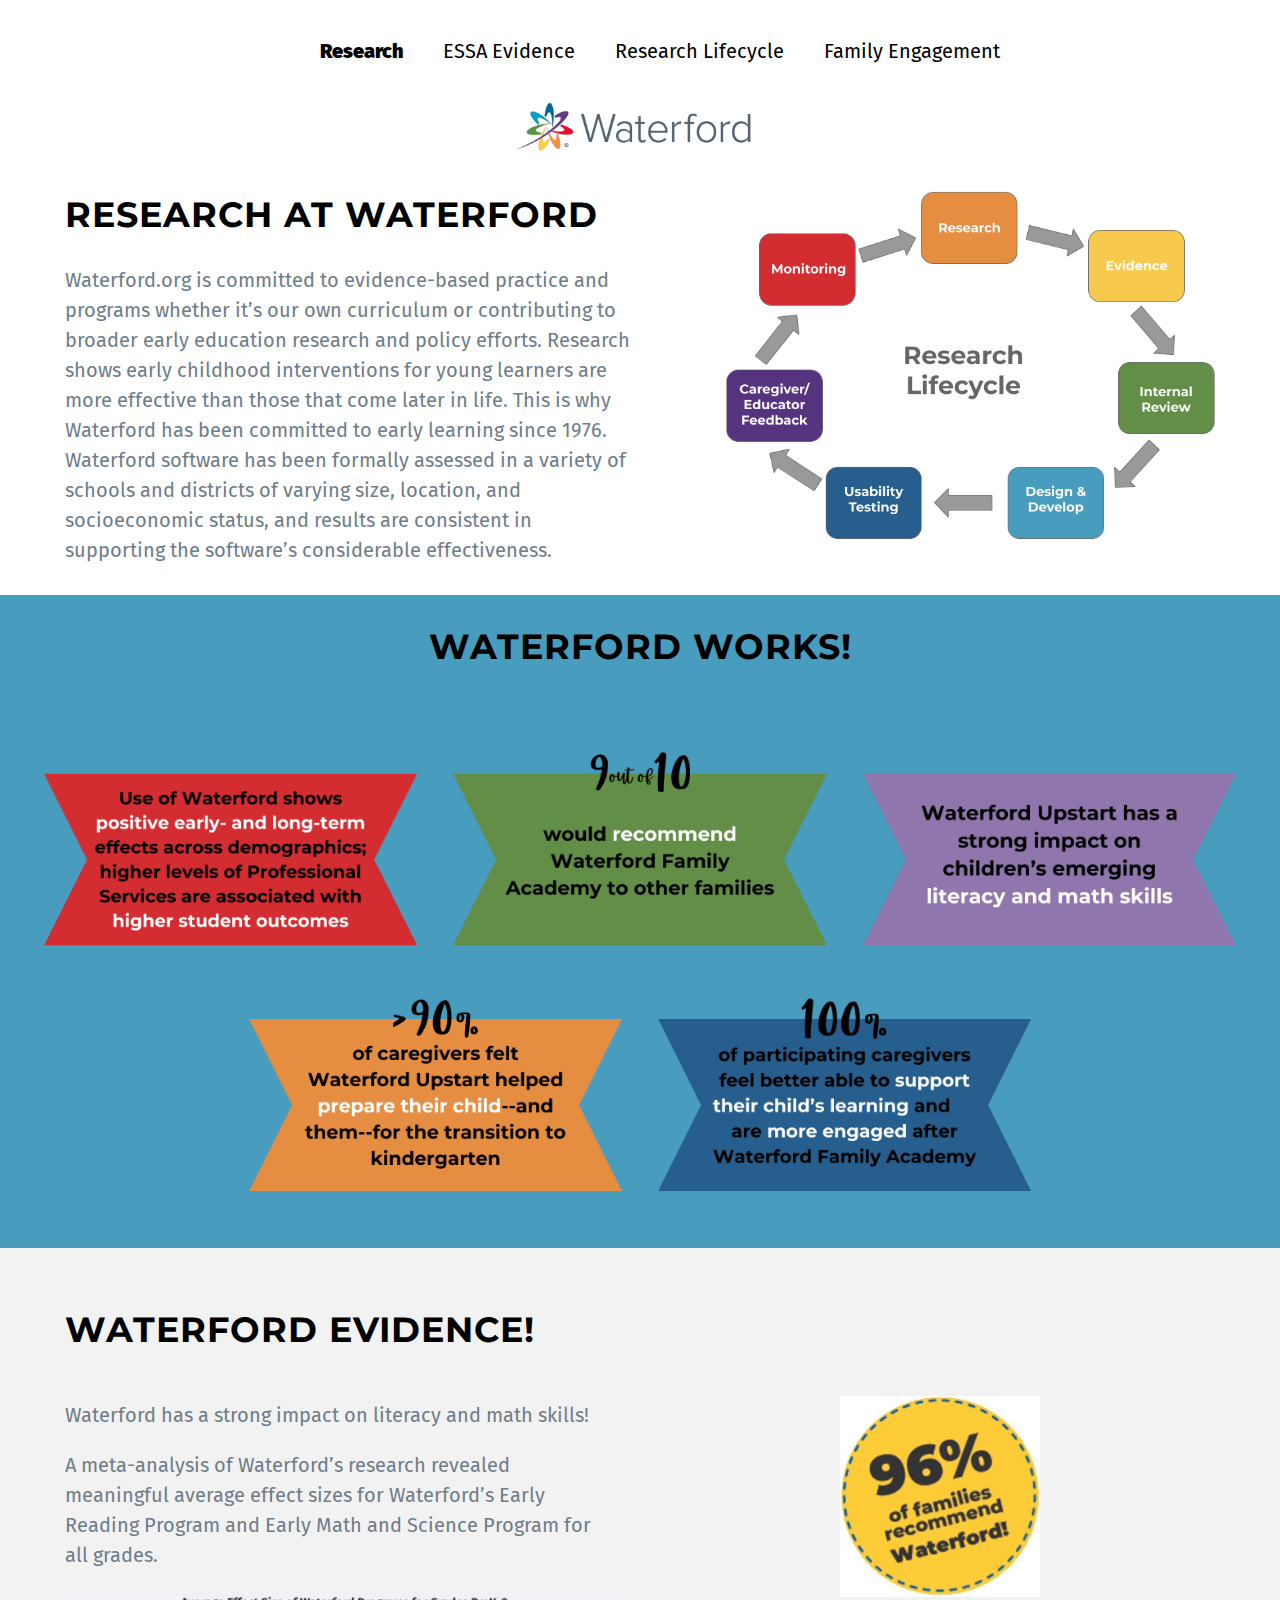
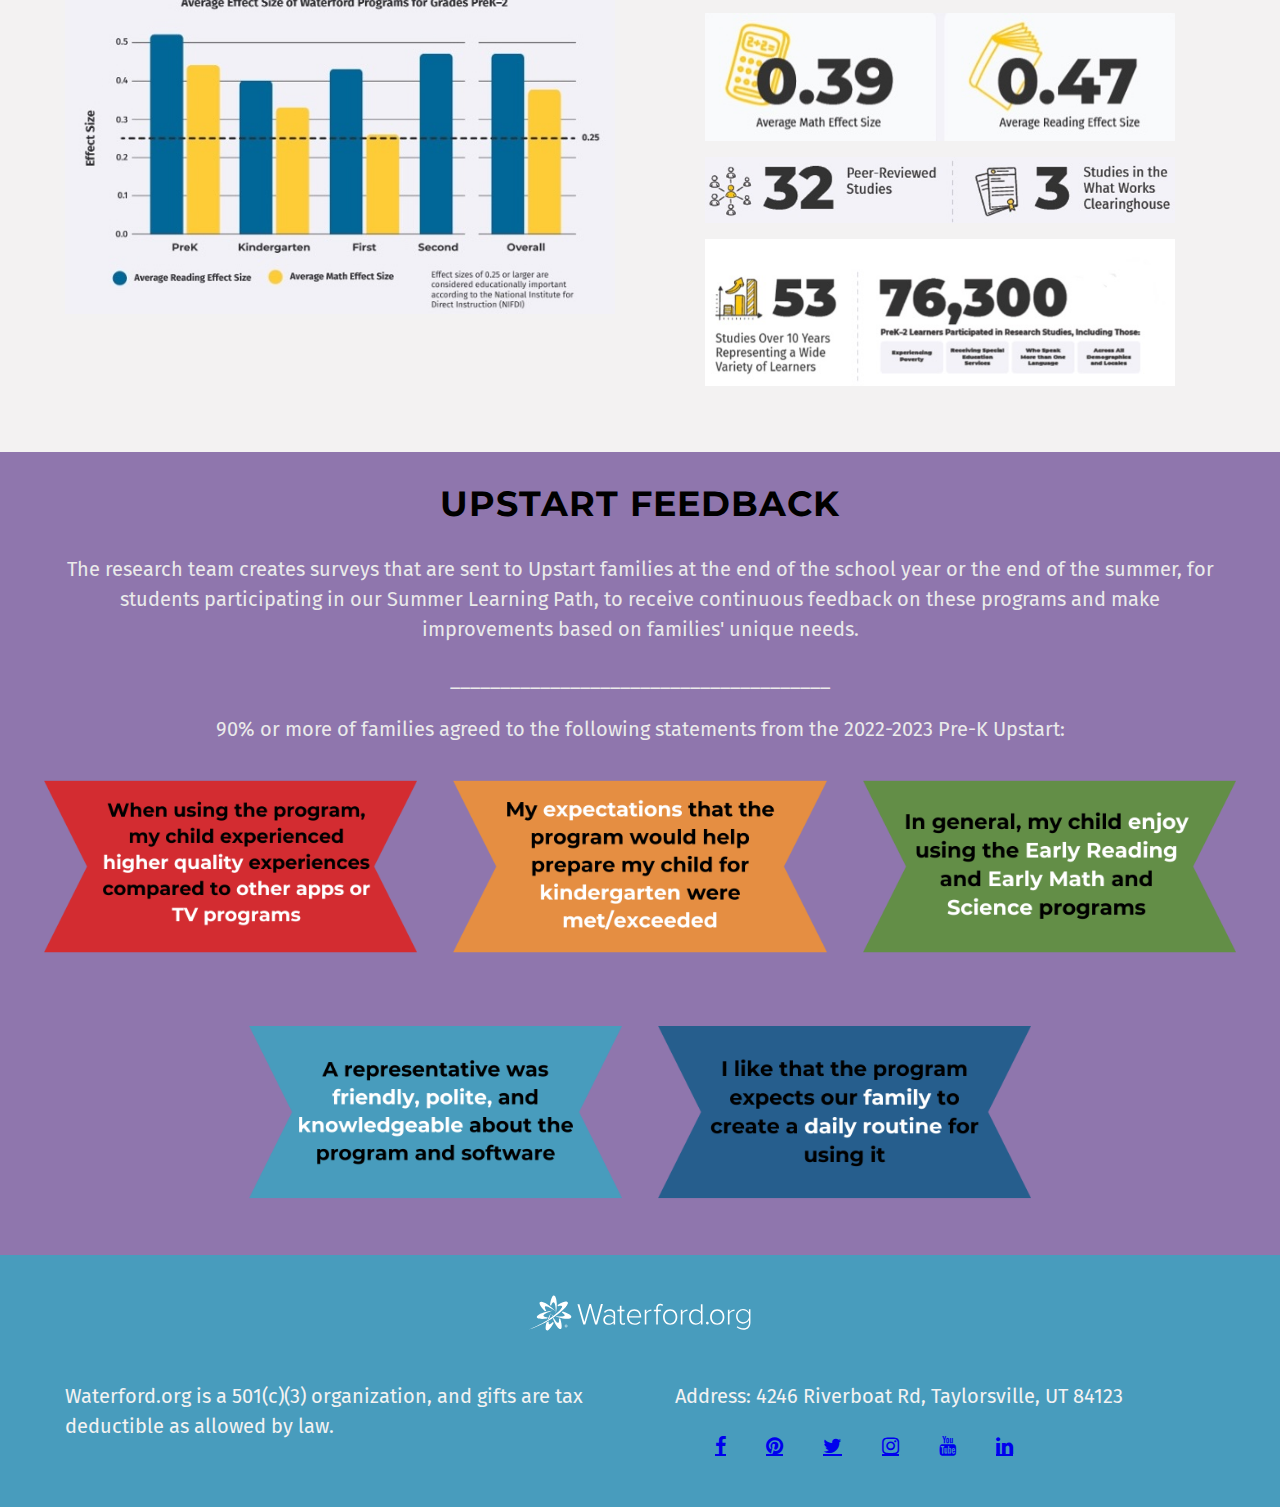
<file: index.html>
<!DOCTYPE html>
<html lang="en">
    <head>
        <link rel="stylesheet"
        type="text/css"
        href="styles/site.css">
        <link href='https://fonts.googleapis.com/css?family=Montserrat' rel='stylesheet'>
        <link href='https://fonts.googleapis.com/css?family=Fira+Sans' rel='stylesheet'>
        <link rel="stylesheet" href="https://cdnjs.cloudflare.com/ajax/libs/font-awesome/4.7.0/css/font-awesome.min.css">
        <link rel="icon" href="images/favicon.png">
        <meta name="description" content="Waterford.org prioritizes evidence-based practices and early childhood interventions, supported by extensive research. Their software's effectiveness is consistently proven through rigorous assessments across diverse schools and districts.">
        <title>Waterford Research</title>
    </head>
    <body>
        <button id="menu-button" aria-label="Open Menu">
          <i class="fa fa-bars fa-4x"></i>
        </button>

        <nav id="nav-menu">
            <ul>
                <li><a href="index.html" class="current-page">Research</a></li>
                <li><a href="essa-evidence.html">ESSA Evidence</a></li>
                <li><a href="research-lifecycle.html">Research Lifecycle</a></li>
                <li><a href="family-engagement.html">Family Engagement</a></li>
            </ul>
        </nav>

        <div id="narrow-nav-menu" class="hidden">
            <nav>
                <ul>
                    <li class="button-list"><button aria-label="Close Menu" id="xbutton"><i class="fa fa-times fa-4x" aria-hidden="true"></i></button></li>
                    <li><a href="index.html" class="current-page">Research</a></li>
                    <li><a href="essa-evidence.html">ESSA Evidence</a></li>
                    <li><a href="research-lifecycle.html">Research Lifecycle</a></li>
                    <li><a href="family-engagement.html">Family Engagement</a></li>
                </ul>
            </nav>
        </div>

        <figure class="logo">
            <img src="images/waterford_logo.png" alt="Waterford logo" width="738" height="150">
            <!--Source: client-->
        </figure>

        <div class="two-column">
            <div class="research-intro">
              <h2> Research at Waterford </h2>
                <p>
                  Waterford.org is committed to evidence-based practice and programs whether it’s our own curriculum or contributing to broader early education research and policy efforts. Research shows early childhood interventions for young learners are more effective than those that come later in life. This is why Waterford has been committed to early learning since 1976. Waterford software has been formally assessed in a variety of schools and districts of varying size, location, and socioeconomic status, and results are consistent in supporting the software’s considerable effectiveness.
                </p>
            </div>
            <figure>
              <a href="research-lifecycle.html"><img src="images/research-lifecycle.png" alt="Research Lifecycle Figure" width="720" height="540"></a>
            </figure>
        </div>

        <div class="works-content">
        <div class="waterford-works">
          <h2>Waterford Works!</h2>
        </div>
        <div class="waterford-works">
            <div class="stats-row">
                <figure>
                    <img src="images/waterford-works-1.png" alt="Waterford Works Statistic 1" width="500" height="300">
                </figure>
                <figure>
                    <img src="images/waterford-works-3.png" alt="Waterford Works Statistic 3" width="500" height="300">
                </figure>
                <figure>
                    <img src="images/waterford-works-5.png" alt="Waterford Works Statistic 5" width="500" height="300">
                </figure>
            </div>
            <div class="stats-row">
                <figure>
                    <img src="images/waterford-works-2.png" alt="Waterford Works Statistic 2" width="500" height="300">
                </figure>
                <figure>
                    <img src="images/waterford-works-4.png" alt="Waterford Works Statistic 5" width="500" height="300">
                </figure>
            </div>
        </div>
        </div>

        <div class="waterford-evidence">
          <div class="evidence-width">
          <h2>Waterford Evidence!</h2>
          <div class="evidence-body">
          <div class="evidence-description">
            <p>
              Waterford has a strong impact on literacy and math skills!
            </p>
            <p>
              A meta-analysis of Waterford’s research revealed meaningful average effect sizes for Waterford’s Early Reading Program and Early Math and Science Program for all grades.
            </p>
            <picture>
              <img id="evidence-graph" src="images/waterford-evidence-1.jpeg" alt="Waterford Evidence 1" width="594" height="350">
            </picture>
          </div>

          <div class="evidence-stat">
            <figure>
              <img id="evidence-graph-4" class="ninesix" src="images/evidence-4.jpeg" alt="Waterford Evidence 4" width="274" height="276">
            </figure>
            <figure>
              <img id="evidence-graph-2" src="images/evidence-2.jpeg" alt="Waterford Evidence 2" width="527" height="143">
            </figure>
            <figure>
              <img id="evidence-graph-3" src="images/evidence-3.jpeg" alt="Waterford Evidence 3" width="624" height="88">
            </figure>
            <figure>
              <img id="evidence-graph-5" src="images/evidence-5.jpeg" alt="Waterford Evidence 5" width="616" height="192">
            </figure>
          </div>
          </div>
          </div>
        </div>

        <div class="upstart-feedback-content">
          <div class="upstart-feedback-brief">
            <h2> Upstart Feedback </h2>
            <p>
              The research team creates surveys that are sent to Upstart families at the end of the school year or the end of the summer, for students participating in our Summer Learning Path, to receive continuous feedback on these programs and make improvements based on families' unique needs.
            </p>
            <p>
              ______________________________________
            </p>
            <p class="ninety-percent">
              90% or more of families agreed to the following statements from the 2022-2023 Pre-K Upstart:
            </p>
          </div>
          <div class="upstart-feedback">
              <div class="upstart-feedback-row">
                  <figure>
                      <img src="images/upstart1.png" alt="Waterford Works Feedback 1" width="500" height="300">
                  </figure>
                  <figure>
                      <img src="images/upstart2.png" alt="Waterford Works Feedback 3" width="500" height="300">
                  </figure>
                  <figure>
                      <img src="images/upstart3.png" alt="Waterford Works Feedback 5" width="500" height="300">
                  </figure>
              </div>
              <div class="upstart-feedback-row">
                  <figure>
                      <img src="images/upstart4.png" alt="Waterford Works Feedback 2" width="500" height="300">
                  </figure>
                  <figure>
                      <img src="images/upstart5.png" alt="Waterford Works Feedback 5" width="500" height="300">
                  </figure>
              </div>
          </div>
          </div>

        <footer>
          <div class="footer-content">
          <figure class="logo">
            <img src="images/waterford-whitelogo-01.svg" alt="Waterford logo" width="738" height="150">
            <!--Source: client-->
          </figure>
          <div class="footer-info">
            <p class="about">
              Waterford.org is a 501(c)(3) organization, and gifts are tax deductible as allowed by law.
            </p>

            <div class="contact">
              <p> Address: 4246 Riverboat Rd, Taylorsville, UT 84123 </p>
              <ul class="links">
                <li><a href="https://www.facebook.com/waterfordupstart" class="fa fa-facebook" target="_blank" aria-label="facebook"></a></li>
                <li><a href="https://www.pinterest.com/WaterfordOrg/" class="fa fa-pinterest" target="_blank" aria-label="pinterest"></a></li>
                <li><a href="https://twitter.com/WaterfordOrg/" class="fa fa-twitter" target="_blank" aria-label="twitter"></a></li>
                <li><a href="https://www.instagram.com/waterfordupstart/" class="fa fa-instagram" target="_blank" aria-label="instagram"></a></li>
                <li><a href="https://www.youtube.com/user/WaterfordInst" class="fa fa-youtube" target="_blank" aria-label="youtube"></a></li>
                <li><a href="https://www.linkedin.com/company/waterfordorg/" class="fa fa-linkedin" target="_blank" aria-label="linkedin"></a></li>
              </ul>
            </div>
          </div>
          </div>
        </footer>

      <div id="myModal" class="modal hidden">
        <button id="close" aria-label="close">
            <i class="fa fa-times fa-3x"></i>
        </button>
        <img id="research-lifecycle-homepage-large" alt="Research Lifecycle Figure" class="modal-content hidden" src="images/research-lifecycle.png">
        <img id="evidence-graph-large" class="modal-content hidden" src="images/waterford-evidence-1.jpeg" alt="">
        <img id="evidence-2" class="modal-content hidden" src="images/evidence-2.jpeg" alt="">
        <img id="evidence-3" class="modal-content hidden" src="images/evidence-3.jpeg" alt="">
        <img id="evidence-4" class="modal-content hidden" src="images/evidence-4.jpeg" alt="">
        <img id="evidence-5" class="modal-content hidden" src="images/evidence-5.jpeg" alt="">
      </div>


        <script src="scripts/jquery-3.7.1.js"></script>
        <script src="scripts/hamburger-menu.js"></script>
        <script src="scripts/modal.js"></script>
    </body>
</html>
</file>
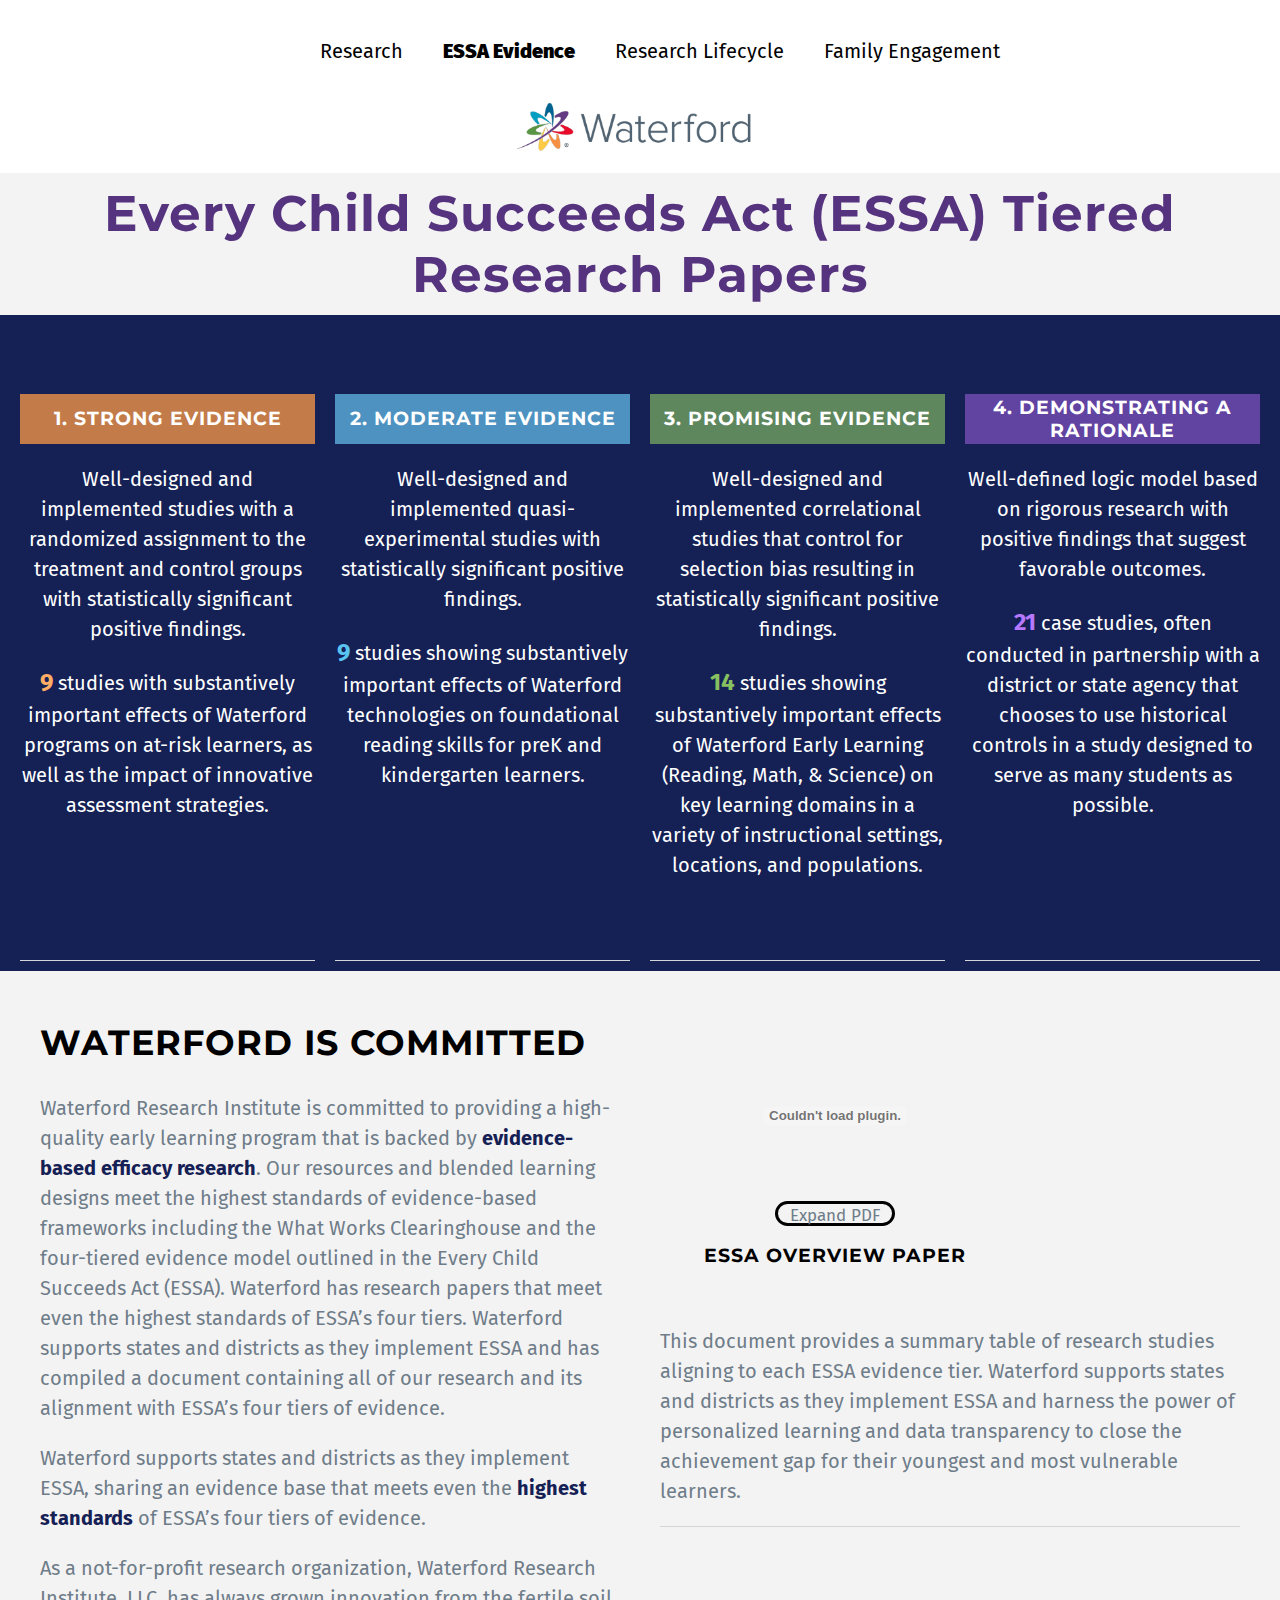
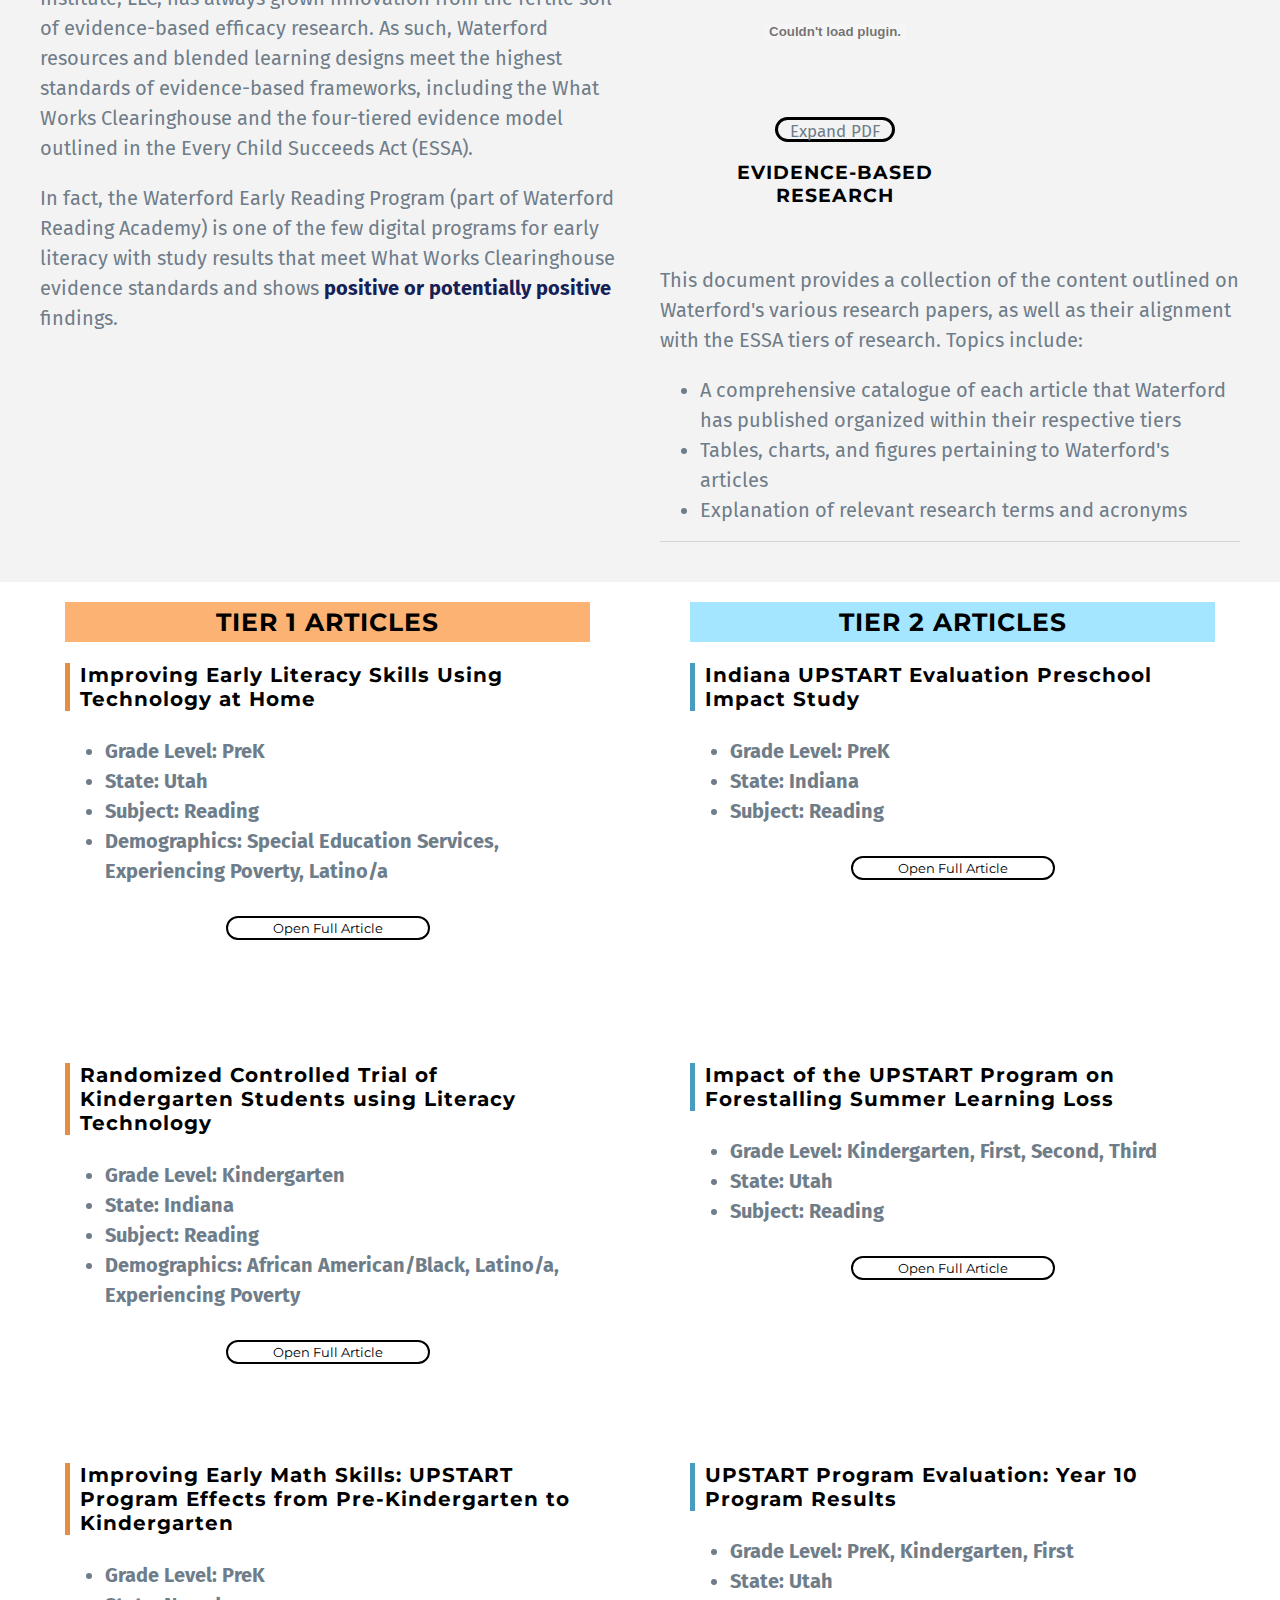
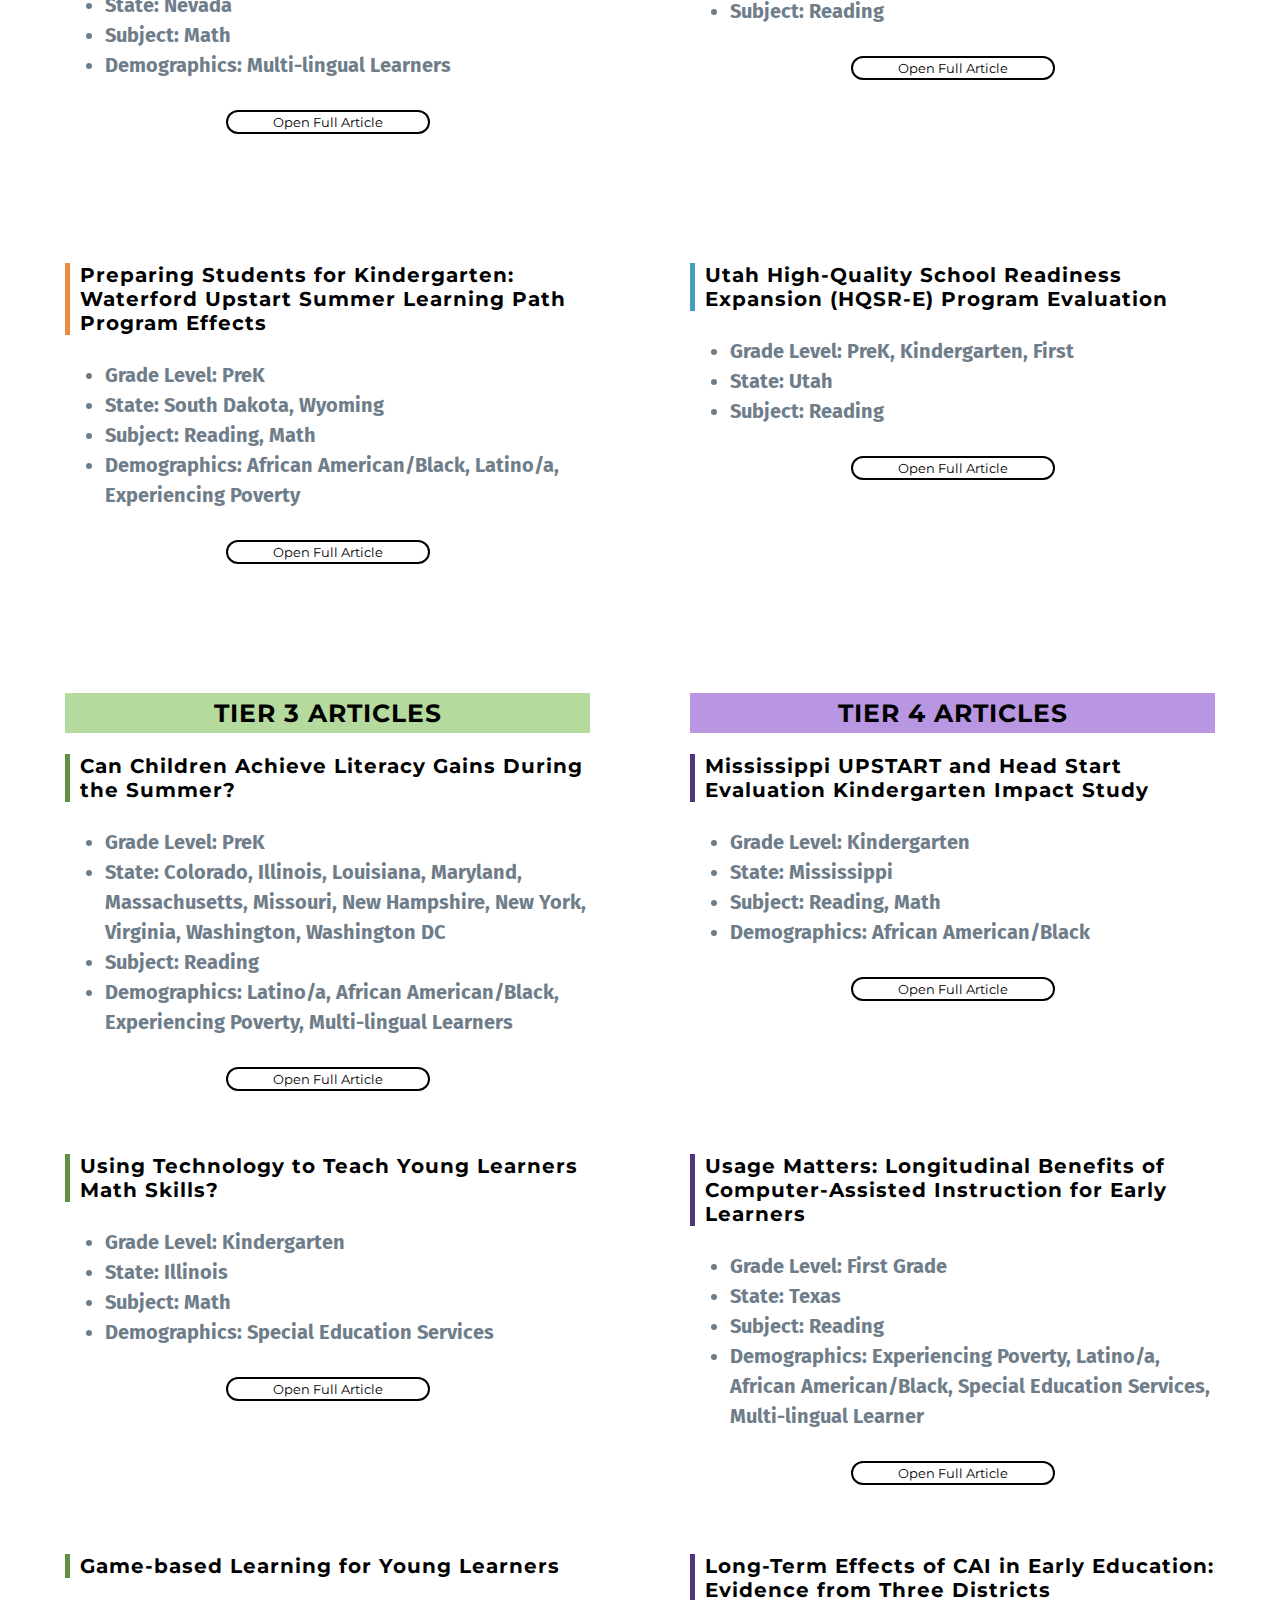
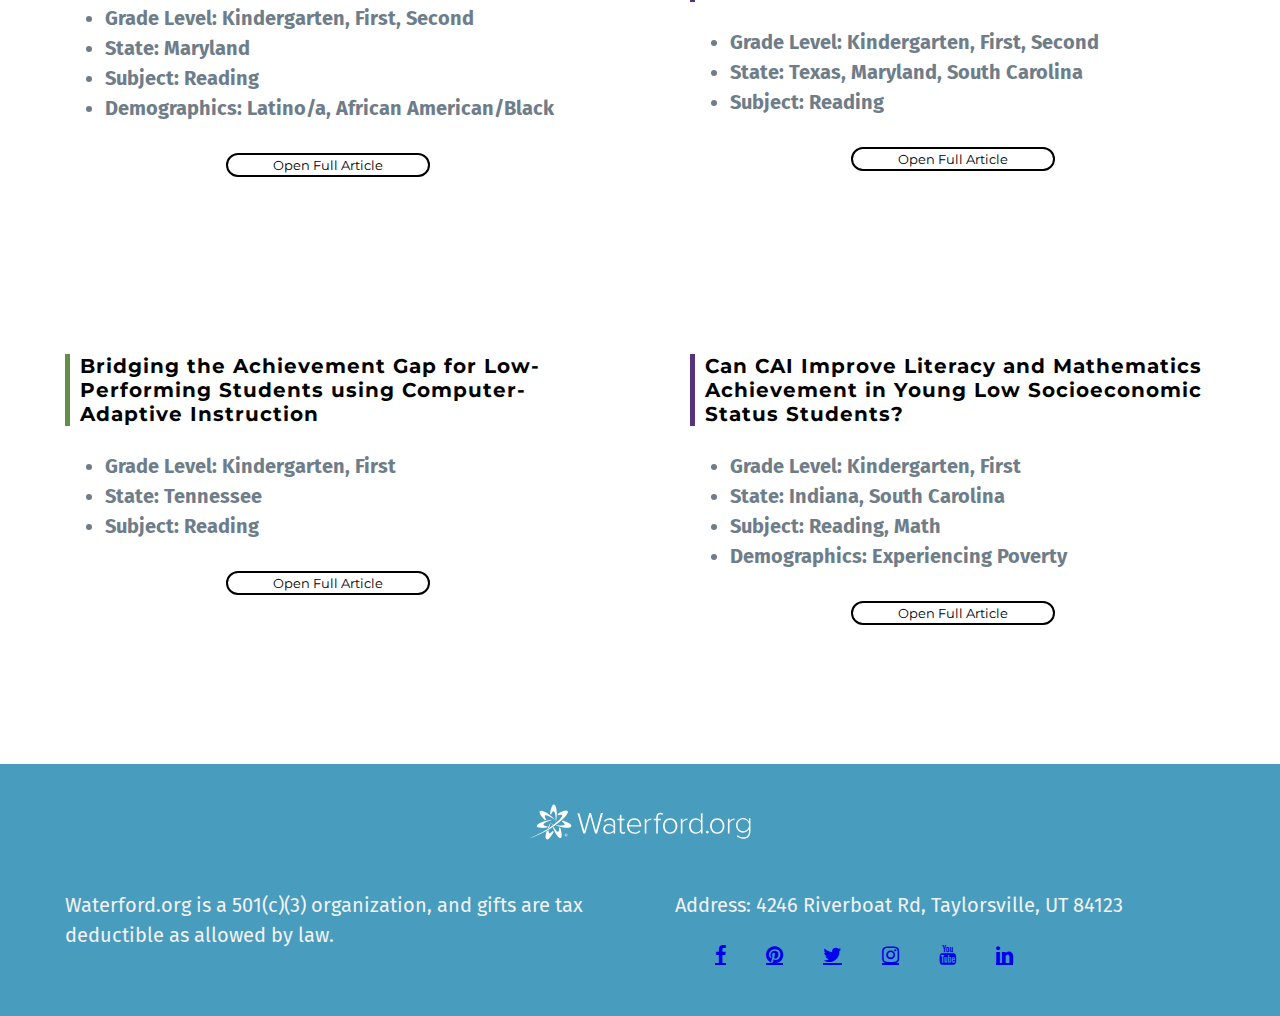
<file: essa-evidence.html>
<!DOCTYPE html>
<html lang="en">
    <head>
        <meta name="viewport" content="width=device-width, initial-scale=1.0">
        <link rel="stylesheet"
        type="text/css"
        href="styles/site.css">
        <link href='https://fonts.googleapis.com/css?family=Montserrat' rel='stylesheet'>
        <link href='https://fonts.googleapis.com/css?family=Fira+Sans' rel='stylesheet'>
        <link rel="stylesheet" href="https://cdnjs.cloudflare.com/ajax/libs/font-awesome/4.7.0/css/font-awesome.min.css">
        <meta name="description" content="Waterford's research articles are divided between four tiers according to the Every Child Succeeds Act, based on the test subjects and audience.">
        <link rel="icon" href="images/favicon.png">
        <title>Waterford ESSA Research Page</title>
    </head>
    <body>
        <button id="menu-button" aria-label="open menu">
            <i class="fa fa-bars fa-4x"></i>
        </button>

        <nav id="nav-menu">
            <ul>
                <li><a href="index.html">Research</a></li>
                <li><a href="essa-evidence.html" class="current-page">ESSA Evidence</a></li>
                <li><a href="research-lifecycle.html">Research Lifecycle</a></li>
                <li><a href="family-engagement.html">Family Engagement</a></li>
            </ul>
        </nav>

        <div id="narrow-nav-menu" class="hidden">
            <nav>
                <ul>
                    <li class="button-list"><button aria-label="Close Menu" id="xbutton"><i class="fa fa-times fa-4x" aria-hidden="true"></i></button></li>
                    <li><a href="index.html">Research</a></li>
                    <li><a href="essa-evidence.html" class="current-page">ESSA Evidence</a></li>
                    <li><a href="research-lifecycle.html">Research Lifecycle</a></li>
                    <li><a href="family-engagement.html">Family Engagement</a></li>
                </ul>
            </nav>
        </div>
        <figure class="logo">
            <img src="images/waterford_logo.png" alt="Waterford logo" width="738" height="150">
            <!--Source: client-->
        </figure>

        <main>
            <div class="center">
                <h1 class="title">Every Child Succeeds Act (ESSA) Tiered Research Papers</h1>
            </div>

            <div class="four-col">
                <section>
                  <h3 class="tier1">1. Strong Evidence</h3>
                  <p class="essa-text">Well-designed and implemented studies with a randomized assignment to the treatment and control groups with
                    statistically significant positive findings.</p>
                  <p class="essa-text"><em class="tier-em1">9</em> studies with substantively important effects of Waterford programs on at-risk
                    learners, as well as the impact of innovative assessment strategies.</p>
                </section>
                <section>
                  <h3 class="tier2">2. Moderate Evidence</h3>
                  <p class="essa-text">Well-designed and implemented quasi-experimental studies with statistically significant positive findings.</p>
                  <p class="essa-text"><em class="tier-em2">9</em> studies showing substantively important effects of Waterford technologies on
                    foundational reading skills for preK and kindergarten learners.</p>
                </section>
                <section>
                  <h3 class="tier3">3. Promising Evidence</h3>
                  <p class="essa-text">Well-designed and implemented correlational studies that control for selection bias resulting in statistically
                    significant positive findings.</p>
                  <p class="essa-text"><em class="tier-em3">14</em> studies showing substantively important effects of Waterford Early Learning
                    (Reading, Math, & Science) on key learning domains in a variety of instructional settings, locations, and
                    populations.</p>
                </section>
                <section>
                  <h3 class="tier4">4. Demonstrating a Rationale</h3>
                  <p class="essa-text">Well-defined logic model based on rigorous research with positive findings that suggest favorable outcomes.</p>
                  <p class="essa-text"><em class="tier-em4">21</em> case studies, often conducted in partnership with a district or state agency that
                    chooses to use historical controls in a study designed to serve as many students as possible.</p>
                </section>
              </div>

            <div class="two-col">
                <div>
                  <h2>Waterford is Committed</h2>
                  <p>
                    Waterford Research Institute is committed to providing a high-quality early learning program that is backed by
                    <em>evidence-based efficacy research</em>. Our resources and blended learning designs meet the highest standards
                    of evidence-based frameworks including the What Works Clearinghouse and the four-tiered evidence model outlined
                    in
                    the Every Child Succeeds Act (ESSA). Waterford has research papers that meet even the highest standards of
                    ESSA’s four tiers. Waterford supports states and districts as they implement ESSA and has compiled a document
                    containing all of our research and its alignment with ESSA’s four tiers of evidence.
                  </p>
                  <p>
                    Waterford supports states and districts as they implement ESSA, sharing an evidence base that meets even the
                    <em>highest standards</em> of ESSA’s four tiers of evidence.
                  </p>
                  <p>
                    As a not-for-profit research organization, Waterford Research Institute, LLC, has always grown innovation from
                    the fertile soil of evidence-based efficacy research. As such, Waterford resources and blended learning designs
                    meet the highest standards of evidence-based frameworks, including the What Works Clearinghouse and the
                    four-tiered evidence model outlined in the Every Child Succeeds Act (ESSA).
                  </p>
                  <p>
                    In fact, the Waterford Early Reading Program (part of Waterford Reading Academy) is one of the few digital
                    programs for early literacy with study results that meet What Works Clearinghouse evidence standards and shows
                    <em>positive or potentially positive</em> findings.
                  </p>
                </div>
                <div class="half-page">
                  <section>
                    <div class="essa-sec-div">
                        <embed src="pdfs/essa-overview-2023.pdf" type="application/pdf">
                        <button class="expand" id="overview">Expand PDF</button>
                        <h3>ESSA Overview Paper</h3>
                    </div>
                    <p>This document provides a summary table of research studies aligning to each ESSA evidence tier. Waterford
                      supports states and districts as they implement ESSA and harness the power of personalized learning and data
                      transparency to close the achievement gap for their youngest and most vulnerable learners.</p>
                  </section>
                  <section>
                    <div class="essa-sec-div">
                        <embed src="pdfs/essa-evidence-based-research.pdf" type="application/pdf">
                        <button class="expand" id="evidence">Expand PDF</button>
                        <h3>Evidence-Based Research</h3>
                    </div>
                    <p>This document provides a collection of the content outlined on Waterford's various research papers, as well
                      as their alignment with the ESSA tiers of research. Topics include:</p>
                    <ul>
                      <li>A comprehensive catalogue of each article that Waterford has published organized within their respective
                        tiers</li>
                      <li>Tables, charts, and figures pertaining to Waterford's articles</li>
                      <li>Explanation of relevant research terms and acronyms</li>
                    </ul>
                  </section>
                </div>
              </div>


            <div class="two-column">
                <div class="content articles">
                    <h2 class="center tier1">Tier 1 Articles</h2>
                    <div class="center  wide article">
                        <h3 class="article-t1">Improving Early Literacy Skills Using Technology at Home</h3>
                        <ul class="align-left">
                            <li>Grade Level: PreK </li>
                            <li>State: Utah</li>
                            <li>Subject: Reading</li>
                            <li>Demographics: Special Education Services, Experiencing Poverty, Latino/a</li>
                        </ul>
                        <button class="expand-button" id="tier1-1">Open Full Article</button>
                    </div>
                    <div class="center  wide article">
                        <h3 class="article-t1">Randomized Controlled Trial of Kindergarten Students using Literacy Technology</h3>
                        <ul class="align-left">
                            <li>Grade Level: Kindergarten </li>
                            <li>State: Indiana</li>
                            <li>Subject: Reading</li>
                            <li>Demographics: African American/Black, Latino/a, Experiencing Poverty</li>
                        </ul>
                        <button class="expand-button" id="tier1-2">Open Full Article</button>
                    </div>
                    <div class="center  wide article">
                        <h3 class="article-t1">Improving Early Math Skills: UPSTART Program Effects from Pre-Kindergarten to Kindergarten</h3>
                        <ul class="align-left">
                            <li>Grade Level: PreK</li>
                            <li>State: Nevada</li>
                            <li>Subject: Math</li>
                            <li>Demographics: Multi-lingual Learners</li>
                        </ul>
                        <button class="expand-button" id="tier1-3">Open Full Article</button>
                    </div>
                    <div class="center  wide article">
                        <h3 class="article-t1">Preparing Students for Kindergarten: Waterford Upstart Summer Learning Path Program Effects</h3>
                        <ul class="align-left">
                            <li>Grade Level: PreK </li>
                            <li>State: South Dakota, Wyoming</li>
                            <li>Subject: Reading, Math</li>
                            <li>Demographics: African American/Black, Latino/a, Experiencing Poverty</li>
                        </ul>
                        <button class="expand-button" id="tier1-4">Open Full Article</button>
                    </div>
                </div>
                <div class="content articles">
                    <h2 class="center tier2">Tier 2 Articles</h2>
                    <div class="center wide article">
                        <h3 class="article-t2">Indiana UPSTART Evaluation Preschool Impact Study</h3>
                        <ul class="align-left">
                            <li>Grade Level: PreK</li>
                            <li>State: Indiana</li>
                            <li>Subject: Reading</li>
                        </ul>
                        <button class="expand-button" id="tier2-1">Open Full Article</button>
                    </div>
                    <div class="center wide article">
                        <h3 class="article-t2">Impact of the UPSTART Program on Forestalling Summer Learning Loss</h3>
                        <ul class="align-left">
                            <li>Grade Level: Kindergarten, First, Second, Third </li>
                            <li>State: Utah</li>
                            <li>Subject: Reading</li>
                        </ul>
                        <button class="expand-button" id="tier2-2">Open Full Article</button>
                    </div>
                    <div class="center wide article">
                        <h3 class="article-t2">UPSTART Program Evaluation: Year 10 Program Results</h3>
                        <ul class="align-left">
                            <li>Grade Level: PreK, Kindergarten, First</li>
                            <li>State: Utah</li>
                            <li>Subject: Reading</li>
                        </ul>
                        <button class="expand-button" id="tier2-3">Open Full Article</button>
                    </div>
                    <div class="center wide article">
                        <h3 class="article-t2">Utah High-Quality School Readiness Expansion (HQSR-E) Program Evaluation</h3>
                        <ul class="align-left">
                            <li>Grade Level: PreK, Kindergarten, First</li>
                            <li>State: Utah</li>
                            <li>Subject: Reading</li>
                        </ul>
                        <button class="expand-button" id="tier2-4">Open Full Article</button>
                    </div>
                </div>
            </div>

            <div class="two-column">
                <div class="content articles">
                    <h2 class="center tier3">Tier 3 Articles</h2>
                    <div class="center wide article">
                        <h3 class="article-t3">Can Children Achieve Literacy Gains During the Summer?</h3>
                        <ul class="align-left">
                            <li>Grade Level: PreK</li>
                            <li>State: Colorado, Illinois, Louisiana, Maryland, Massachusetts, Missouri, New Hampshire, New York, Virginia, Washington, Washington DC</li>
                            <li>Subject: Reading</li>
                            <li>Demographics: Latino/a, African American/Black, Experiencing Poverty, Multi-lingual Learners</li>
                        </ul>
                        <button class="expand-button" id="tier3-1">Open Full Article</button>
                    </div>
                    <div class="center wide article">
                        <h3 class="article-t3">Using Technology to Teach Young Learners Math Skills?</h3>
                        <ul class="align-left">
                            <li>Grade Level: Kindergarten </li>
                            <li>State: Illinois</li>
                            <li>Subject: Math</li>
                            <li>Demographics: Special Education Services </li>
                        </ul>
                        <button class="expand-button" id="tier3-2">Open Full Article</button>
                    </div>
                    <div class="center wide article">
                        <h3 class="article-t3">Game-based Learning for Young Learners</h3>
                        <ul class="align-left">
                            <li>Grade Level: Kindergarten, First, Second</li>
                            <li>State: Maryland</li>
                            <li>Subject: Reading</li>
                            <li>Demographics: Latino/a, African American/Black</li>
                        </ul>
                        <button class="expand-button" id="tier3-3">Open Full Article</button>
                    </div>
                    <div class="center wide article">
                        <h3 class="article-t3">Bridging the Achievement Gap for Low-Performing Students using Computer-Adaptive Instruction</h3>
                        <ul class="align-left">
                            <li>Grade Level: Kindergarten, First</li>
                            <li>State: Tennessee</li>
                            <li>Subject: Reading</li>
                        </ul>
                        <button class="expand-button" id="tier3-4">Open Full Article</button>
                    </div>
                </div>
                <div class="content articles">
                    <h2 class="center tier4">Tier 4 Articles</h2>
                    <div class="center wide article">
                        <h3 class="article-t4">Mississippi UPSTART and Head Start Evaluation Kindergarten Impact Study</h3>
                        <ul class="align-left">
                            <li>Grade Level: Kindergarten</li>
                            <li>State: Mississippi</li>
                            <li>Subject: Reading, Math</li>
                            <li>Demographics: African American/Black</li>
                        </ul>
                        <button class="expand-button" id="tier4-1">Open Full Article</button>
                    </div>
                    <div class="center wide article">
                        <h3 class="article-t4">Usage Matters: Longitudinal Benefits of Computer-Assisted Instruction for Early Learners</h3>
                        <ul class="align-left">
                            <li>Grade Level: First Grade</li>
                            <li>State: Texas</li>
                            <li>Subject: Reading</li>
                            <li>Demographics: Experiencing Poverty, Latino/a, African American/Black, Special Education Services, Multi-lingual Learner</li>
                        </ul>
                        <button class="expand-button" id="tier4-2">Open Full Article</button>
                    </div>
                    <div class="center wide article">
                        <h3 class="article-t4">Long-Term Effects of CAI in Early Education: Evidence from Three Districts</h3>
                        <ul class="align-left">
                            <li>Grade Level: Kindergarten, First, Second</li>
                            <li>State: Texas, Maryland, South Carolina</li>
                            <li>Subject: Reading</li>
                        </ul>
                        <button class="expand-button" id="tier4-3">Open Full Article</button>
                    </div>
                    <div class="center wide article">
                        <h3 class="article-t4">Can CAI Improve Literacy and Mathematics Achievement in Young Low Socioeconomic Status Students?</h3>
                        <ul class="align-left">
                            <li>Grade Level: Kindergarten, First</li>
                            <li>State: Indiana, South Carolina</li>
                            <li>Subject: Reading, Math</li>
                            <li>Demographics: Experiencing Poverty</li>
                        </ul>
                        <button class="expand-button" id="tier4-4">Open Full Article</button>
                    </div>
                </div>
            </div>


        </main>

        <footer>
            <div class="footer-content">
            <figure class="logo">
              <img src="images/waterford-whitelogo-01.svg" alt="Waterford logo" width="738" height="150">
              <!--Source: client-->
            </figure>
            <div class="footer-info">
              <p class="about">
                Waterford.org is a 501(c)(3) organization, and gifts are tax deductible as allowed by law.
              </p>

              <div class="contact">
                <p> Address: 4246 Riverboat Rd, Taylorsville, UT 84123 </p>
                <ul class="links">
                    <li><a href="https://www.facebook.com/waterfordupstart" class="fa fa-facebook" target="_blank" aria-label="facebook"></a></li>
                    <li><a href="https://www.pinterest.com/WaterfordOrg/" class="fa fa-pinterest" target="_blank" aria-label="pinterest"></a></li>
                    <li><a href="https://twitter.com/WaterfordOrg/" class="fa fa-twitter" target="_blank" aria-label="twitter"></a></li>
                    <li><a href="https://www.instagram.com/waterfordupstart/" class="fa fa-instagram" target="_blank" aria-label="instagram"></a></li>
                    <li><a href="https://www.youtube.com/user/WaterfordInst" class="fa fa-youtube" target="_blank" aria-label="youtube"></a></li>
                    <li><a href="https://www.linkedin.com/company/waterfordorg/" class="fa fa-linkedin" target="_blank" aria-label="linkedin"></a></li>
                </ul>
              </div>
            </div>
            </div>
          </footer>

        <div id="myModal" class="modal hidden">
            <button id="close" aria-label="close modal">
                <i class="fa fa-times fa-3x"></i>
            </button>
            <div class="modal-content-essa hidden" id="overview-modal">
                <div class="center">
                    <h3>Waterford ESSA Overview</h3>
                </div>
                <p>
                    This document provides a summary table of research studies aligning to each ESSA evidence tier. Waterford supports states and districts as they implement ESSA and harness the power of personalized learning and data transparency to close the achievement gap for their youngest and most vulnerable learners.
                </p>

                <div class="center">
                    <embed src="pdfs/essa-overview-2023.pdf" width="500" height="375" type="application/pdf">
                </div>
            </div>
            <div class="modal-content-essa hidden" id="evidence-modal">
                <div class="center">
                    <h3>Waterford ESSA Evidence-Based Research</h3>
                </div>
                <p>
                    This document provides a collection of the content outlined on Waterford's various research papers, as well as their alignment with the ESSA tiers of research. Topics include various articles published and reviewed by Waterford, informational graphics, and other related explanations.
                </p>
                <div class="center">
                    <embed src="pdfs/essa-evidence-based-research.pdf" width="500" height="375" type="application/pdf">
                </div>
            </div>
            <div class="modal-content-essa hidden" id="tier1-1-modal">
                <div class="center">
                    <h3>Improving Early Literacy Skills Using Technology at Home</h3>
                </div>
                <ul>
                    <li>Grade Level: PreK </li>
                    <li>State: Utah</li>
                    <li>Subject: Reading</li>
                    <li>Demographics: Special Education Services, Experiencing Poverty, Latino/a</li>
                </ul>
                <div class="center">
                    <embed src="pdfs/Shamir,-Miner,-Izzo,-Feehan,-Yoder,-&-Pocklington,-2019.pdf" width="500" height="375" type="application/pdf">
                </div>
            </div>
            <div class="modal-content-essa hidden" id="tier1-2-modal">
                <div class="center">
                    <h3>Randomized Controlled Trial of Kindergarten Students using Literacy Technology</h3>
                </div>
                <ul>
                    <li>Grade Level: Kindergarten </li>
                    <li>State: Indiana</li>
                    <li>Subject: Reading</li>
                    <li>Demographics: African American/Black, Latino/a, Experiencing Poverty</li>
                </ul>
                <div class="center">
                    <embed src="pdfs/Shamir,-Yoder,-Feehan,-&-Pocklington,-2019.pdf" width="500" height="375" type="application/pdf">
                </div>
            </div>
            <div class="modal-content-essa hidden" id="tier1-3-modal">
                <div class="center">
                    <h3>Improving Early Math Skills: UPSTART Program Effects from Pre-Kindergarten to Kindergarten</h3>
                </div>
                <ul>
                    <li>Grade Level: PreK</li>
                    <li>State: Nevada</li>
                    <li>Subject: Math</li>
                    <li>Demographics: Multi-lingual Learners</li>
                </ul>
                <div class="center">
                    <embed src="pdfs/Evaluation-and-Training-Institute-(2023a).pdf" width="500" height="375" type="application/pdf">
                </div>
            </div>
            <div class="modal-content-essa hidden" id="tier1-4-modal">
                <div class="center">
                    <h3>Preparing Students for Kindergarten: Waterford Upstart Summer Learning Path Program Effects</h3>
                </div>
                <ul>
                    <li>Grade Level: PreK </li>
                    <li>State: South Dakota, Wyoming</li>
                    <li>Subject: Reading, Math</li>
                    <li>Demographics: African American/Black, Latino/a, Experiencing Poverty</li>
                </ul>
                <div class="center">
                    <embed src="pdfs/Evaluation-and-Training-Institute-(2023b).pdf" width="500" height="375" type="application/pdf">
                </div>
            </div>
            <div class="modal-content-essa hidden" id="tier2-1-modal">
                <div class="center">
                    <h3>Indiana UPSTART Evaluation Preschool Impact Study</h3>
                </div>
                <ul>
                    <li>Grade Level: PreK</li>
                    <li>State: Indiana</li>
                    <li>Subject: Reading</li>
                </ul>
                <div class="center">
                    <embed src="pdfs/Evaluation-and-Training-Institute,-2020b.pdf" width="500" height="375" type="application/pdf">
                </div>
            </div>
            <div class="modal-content-essa hidden" id="tier2-2-modal">
                <div class="center">
                    <h3>Impact of the UPSTART Program on Forestalling Summer Learning Loss</h3>
                </div>
                <ul>
                    <li>Grade Level: Kindergarten, First, Second, Third </li>
                    <li>State: Utah</li>
                    <li>Subject: Reading</li>
                </ul>
                <div class="center">
                    <embed src="pdfs/Hobbs-&-Overby-2019b.pdf" width="500" height="375" type="application/pdf">
                </div>
            </div>
            <div class="modal-content-essa hidden" id="tier2-3-modal">
                <div class="center">
                    <h3>UPSTART Program Evaluation: Year 10 Program Results</h3>
                </div>
                <ul>
                    <li>Grade Level: PreK, Kindergarten, First</li>
                    <li>State: Utah</li>
                    <li>Subject: Reading</li>
                </ul>
                <div class="center">
                    <embed src="pdfs/Evaluation-and-Training-Institute,-2020a.pdf" width="500" height="375" type="application/pdf">
                </div>
            </div>
            <div class="modal-content-essa hidden" id="tier2-4-modal">
                <div class="center">
                    <h3>Utah High-Quality School Readiness Expansion (HQSR-E) Program Evaluation</h3>
                </div>
                <ul>
                    <li>Grade Level: PreK, Kindergarten, First</li>
                    <li>State: Utah</li>
                    <li>Subject: Reading</li>
                </ul>
                <div class="center">
                    <embed src="pdfs/Evaluation-and-Training-Institute,-2019b.pdf" width="500" height="375" type="application/pdf">
                </div>
            </div>
            <div class="modal-content-essa hidden" id="tier3-1-modal">
                <div class="center">
                    <h3>Can Children Achieve Literacy Gains During the Summer?</h3>
                </div>
                <ul>
                    <li>Grade Level: PreK</li>
                    <li>State: Colorado, Illinois, Louisiana, Maryland, Massachusetts, Missouri, New Hampshire, New York, Virginia, Washington, Washington DC</li>
                    <li>Subject: Reading</li>
                    <li>Demographics: Latino/a, African American/Black, Experiencing Poverty, Multi-lingual Learners</li>
                </ul>
                <div class="center">
                    <embed src="pdfs/Shamir,-H.,-Ortiz-Wood,-C.,-Pocklington,-D.-&-Yoder,-E.-(2022).pdf" width="500" height="375" type="application/pdf">
                </div>
            </div>
            <div class="modal-content-essa hidden" id="tier3-2-modal">
                <div class="center">
                    <h3>Using Technology to Teach Young Learners Math Skills</h3>
                </div>
                <ul>
                    <li>Grade Level: Kindergarten </li>
                    <li>State: Illinois</li>
                    <li>Subject: Math</li>
                    <li>Demographics: Special Education Services </li>
                </ul>
                <div class="center">
                    <embed src="pdfs/Shamir,-Yoder,-Pocklington,-Wang,-Greene-(2023).pdf" width="500" height="375" type="application/pdf">
                </div>
            </div>
            <div class="modal-content-essa hidden" id="tier3-3-modal">
                <div class="center">
                    <h3>Game-based Learning for Young Learners</h3>
                </div>
                <ul>
                    <li>Grade Level: Kindergarten, First, Second</li>
                    <li>State: Maryland</li>
                    <li>Subject: Reading</li>
                    <li>Demographics: Latino/a, African American/Black</li>
                </ul>
                <div class="center">
                    <embed src="pdfs/Shamir,-Pocklington,-Feehan,-&-Yoder,-2019c.pdf" width="500" height="375" type="application/pdf">
                </div>
            </div>
            <div class="modal-content-essa hidden" id="tier3-4-modal">
                <div class="center">
                    <h3>Bridging the Achievement Gap for Low-Performing Students using Computer-Adaptive Instruction</h3>
                </div>
                <ul>
                    <li>Grade Level: Kindergarten, First</li>
                    <li>State: Tennessee</li>
                    <li>Subject: Reading</li>
                </ul>
                <div class="center">
                    <embed src="pdfs/Shamir,-Pocklington,-Feehan,-&-Yoder,-2019a.pdf" width="500" height="375" type="application/pdf">
                </div>
            </div>
            <div class="modal-content-essa hidden" id="tier4-1-modal">
                <div class="center">
                    <h3>Mississippi UPSTART and Head Start Evaluation Kindergarten Impact Study</h3>
                </div>
                <ul>
                    <li>Grade Level: Kindergarten</li>
                    <li>State: Mississippi</li>
                    <li>Subject: Reading, Math</li>
                    <li>Demographics: African American/Black</li>
                </ul>
                <div class="center">
                    <embed src="pdfs/Evaluation-and-Training-Institute,-2020c.pdf" width="500" height="375" type="application/pdf">
                </div>
            </div>
            <div class="modal-content-essa hidden" id="tier4-2-modal">
                <div class="center">
                    <h3>Usage Matters: Longitudinal Benefits of Computer-Assisted Instruction for Early Learners</h3>
                </div>
                <ul>
                    <li>Grade Level: First Grade</li>
                    <li>State: Texas</li>
                    <li>Subject: Reading</li>
                    <li>Demographics: Experiencing Poverty, Latino/a, African American/Black, Special Education Services, Multi-lingual Learner</li>
                </ul>
                <div class="center">
                    <embed src="pdfs/Shamir,-Yoder,-Pocklington-(2023b).pdf" width="500" height="375" type="application/pdf">
                </div>
            </div>
            <div class="modal-content-essa hidden" id="tier4-3-modal">
                <div class="center">
                    <h3>Long-Term Effects of CAI in Early Education: Evidence from Three Districts</h3>
                </div>
                <ul>
                    <li>Grade Level: Kindergarten, First, Second</li>
                    <li>State: Texas, Maryland, South Carolina</li>
                    <li>Subject: Reading</li>
                </ul>
                <div class="center">
                    <embed src="pdfs/Shamir,-Pocklington,-Yoder,-Feehan,-2020.pdf" width="500" height="375" type="application/pdf">
                </div>
            </div>
            <div class="modal-content-essa hidden" id="tier4-4-modal">
                <div class="center">
                    <h3>Can CAI Improve Literacy and Mathematics Achievement in Young Low Socioeconomic Status Students?</h3>
                </div>
                <ul>
                    <li>Grade Level: Kindergarten, First</li>
                    <li>State: Indiana, South Carolina</li>
                    <li>Subject: Reading, Math</li>
                    <li>Demographics: Experiencing Poverty</li>
                </ul>
                <div class="center">
                    <embed src="pdfs/Shamir,-Feehan,-Yoder,-&-Pocklington,-2018a.pdf" width="500" height="375" type="application/pdf">
                </div>
            </div>
        </div>

        <script src="scripts/jquery-3.7.1.js"></script>
        <script src="scripts/hamburger-menu.js"></script>
        <script src="scripts/modal.js"></script>
    </body>
</html>
</file>
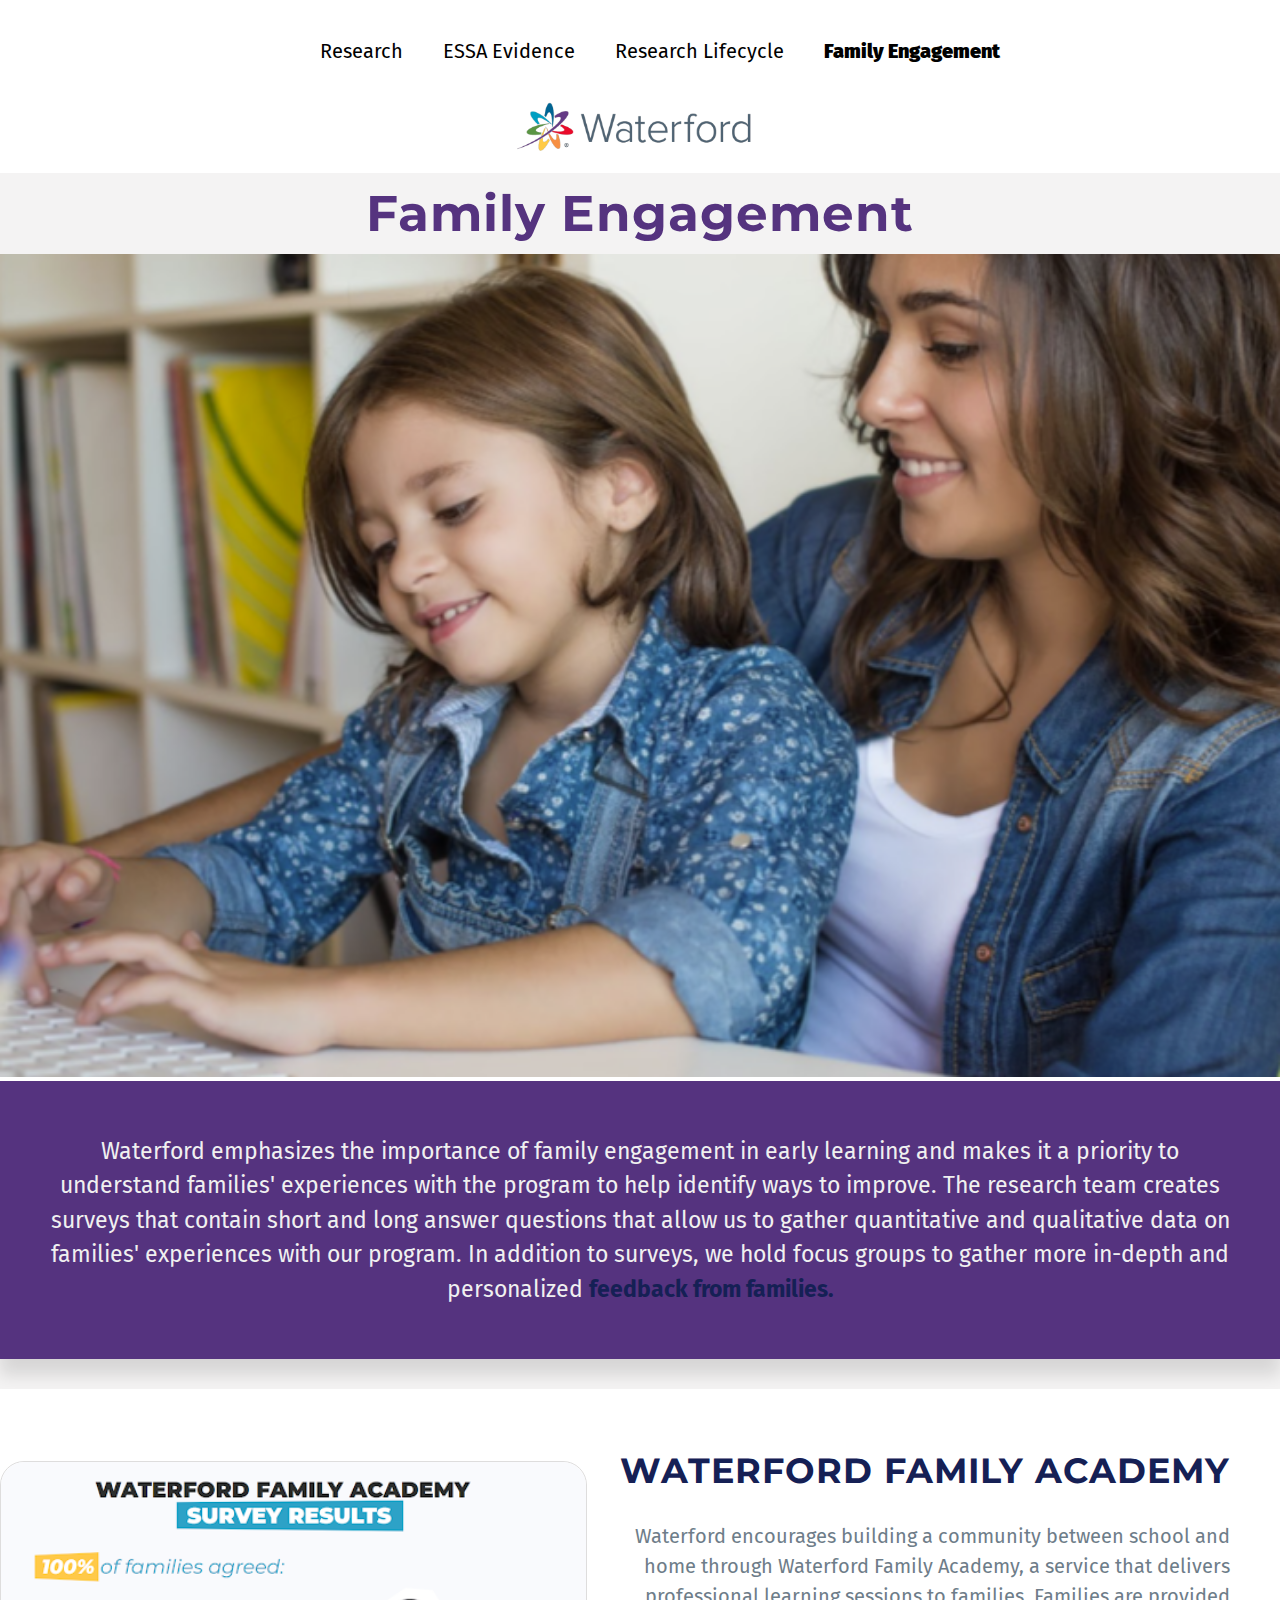
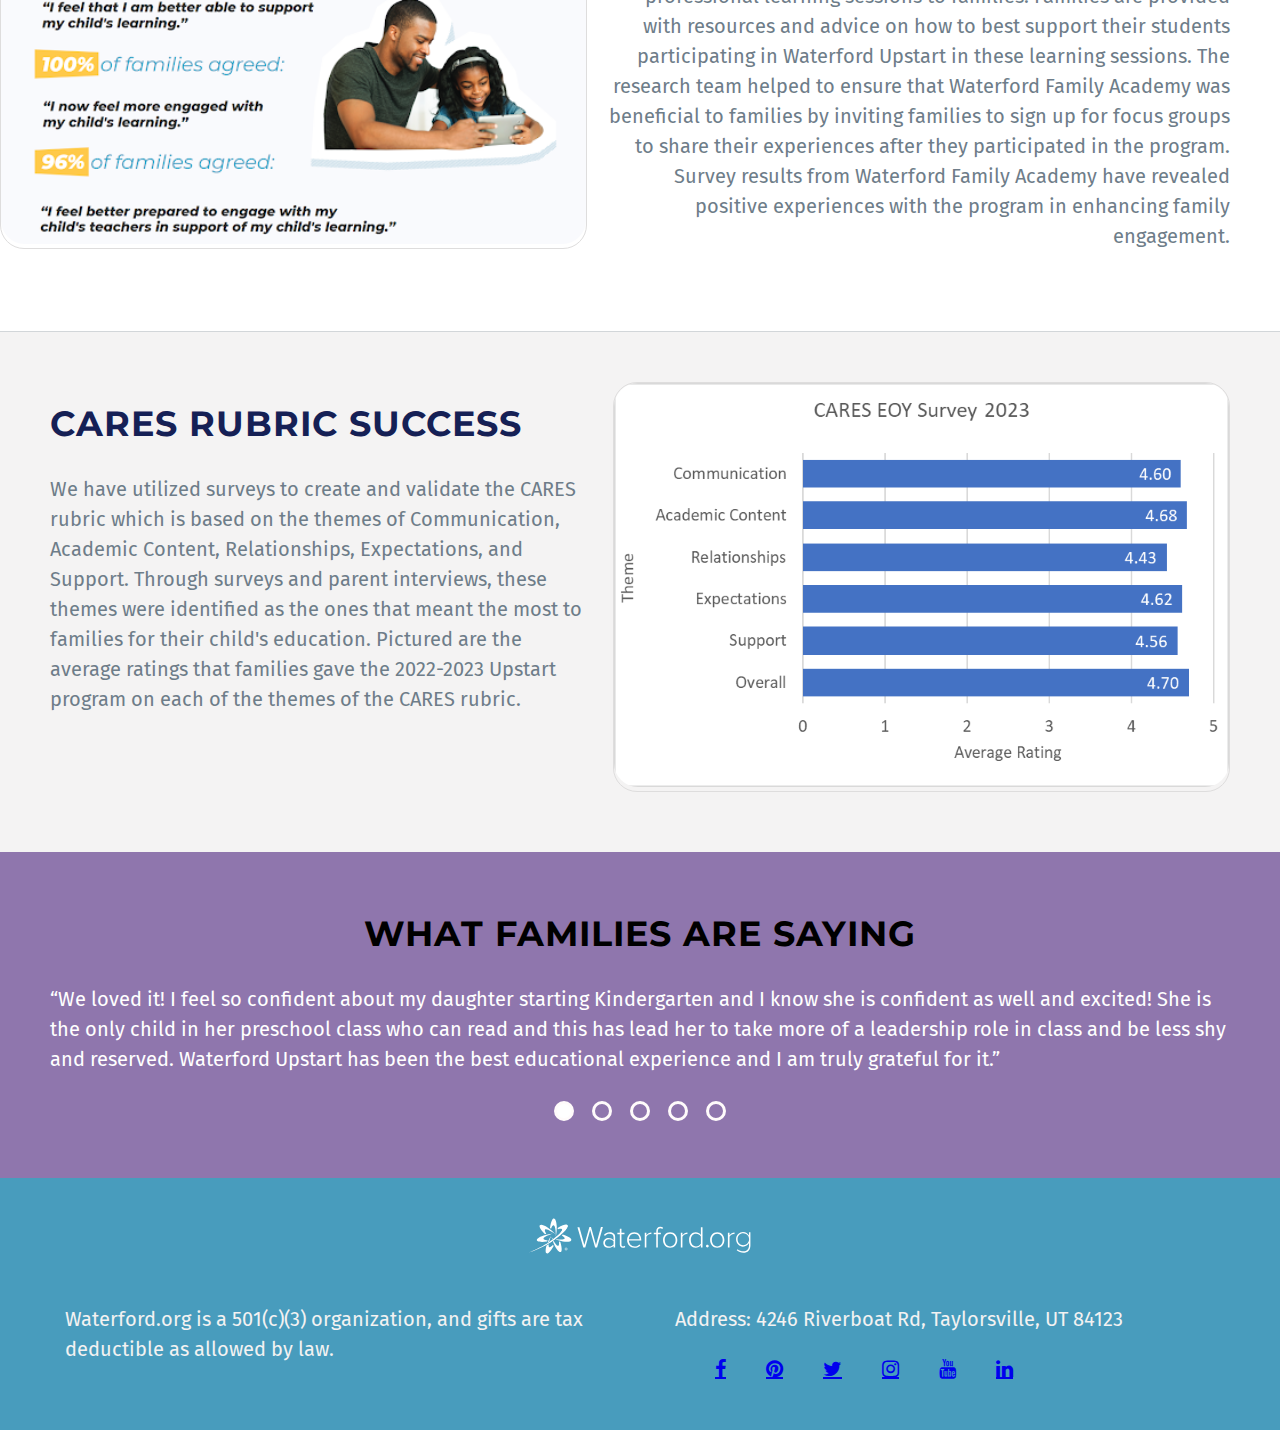
<file: family-engagement.html>
<!DOCTYPE html>
<html lang="en">
    <head>
        <link rel="stylesheet"
        type="text/css"
        href="styles/site.css">
        <link href='https://fonts.googleapis.com/css?family=Montserrat' rel='stylesheet'>
        <link href='https://fonts.googleapis.com/css?family=Fira+Sans' rel='stylesheet'>
        <link rel="stylesheet" href="https://cdnjs.cloudflare.com/ajax/libs/font-awesome/4.7.0/css/font-awesome.min.css">
        <link rel="icon" href="images/favicon.png">
        <meta name="description" content="Waterford emphasizes the importance of family engagement in early learning and makes it a priority to understand families' experiences with the program to help identify ways to improve.">
        <title>Waterford Family Engagement</title>
    </head>
    <body class="fe-body">
        <button id="menu-button" aria-label="Open Menu">
            <i class="fa fa-bars fa-4x"></i>
        </button>

        <nav id="nav-menu">
            <ul>
                <li><a href="index.html">Research</a></li>
                <li><a href="essa-evidence.html">ESSA Evidence</a></li>
                <li><a href="research-lifecycle.html">Research Lifecycle</a></li>
                <li><a href="family-engagement.html" class="current-page">Family Engagement</a></li>
            </ul>
        </nav>

        <div id="narrow-nav-menu" class="hidden">
            <nav>
                <ul>
                    <li class="button-list"><button id="xbutton" aria-label="close menu"><i class="fa fa-times fa-4x" aria-hidden="true"></i></button></li>
                    <li><a href="index.html">Research</a></li>
                    <li><a href="essa-evidence.html">ESSA Evidence</a></li>
                    <li><a href="research-lifecycle.html">Research Lifecycle</a></li>
                    <li><a href="family-engagement.html" class="current-page">Family Engagement</a></li>
                </ul>
            </nav>
        </div>
        <figure class="logo">
            <img src="images/waterford_logo.png" alt="Waterford logo" width="738" height="150">
            <!--Source: client-->
        </figure>

        <h1 class="title">Family Engagement</h1>

        <div class="hero-carousel">
        <div id="carousel">

            <div>
                <picture id="hero-img1" class="slide">
                    <img src="images/family-hero-image1.png" alt="Parent and child in front of a computer" width="700" height="450">
                </picture>
                <picture id="hero-img2" class="slide hidden">
                    <img src="images/family-hero-image2.png" alt="Parent and child in front of a computer" width="700" height="450">
                </picture>
                <picture id="hero-img3" class="slide hidden">
                    <img src="images/family-hero-image3.png" alt="Parent and child in front of a computer" width="700" height="450">
                </picture>
                <picture id="hero-img4" class="slide hidden">
                    <img src="images/family-hero-image4.png" alt="Parent and child in front of a computer" width="700" height="450">
                </picture>

            </div>
        </div>
        </div>


        <main class="flex">
            <div class="left-side">

                <div class="general-info">

                 <p class="general-info-text"> Waterford emphasizes the importance of family engagement in early learning and makes it a priority to understand families' experiences with the program to help identify ways to improve. The research team creates surveys that contain short and long answer questions that allow us to gather quantitative and qualitative data on families' experiences with our program. In addition to surveys, we hold focus groups to gather more in-depth and personalized <em>feedback from families. </em> </p>
                </div>

                <div class="wfa-div">

                <figure id="family-survey-figure" class="family-survey-image">
                <img src="images/family-survey-figure.png" width="512" height="335" alt="WFA Survey Results">
                </figure>

                    <div class="wfa-text">
                    <h2 class="fe-heading2">Waterford Family Academy</h2>

                    <p>Waterford encourages building a community between school and home through Waterford Family Academy, a service that delivers professional learning sessions to families. Families are provided with resources and advice on how to best support their students participating in Waterford Upstart in these learning sessions. The research team helped to ensure that Waterford Family Academy was beneficial to families by inviting families to sign up for focus groups to share their experiences after they participated in the program. Survey results from Waterford Family Academy have revealed positive experiences with the program in enhancing family engagement.</p>
                     </div>
                </div>

                <div class="CARES-div">

                <div class="cares-text">
                <h2 class="top-margin fe-heading2">CARES Rubric Success </h2>
                <p> We have utilized surveys to create and validate the CARES rubric which is based on the themes of Communication, Academic Content, Relationships, Expectations, and Support. Through surveys and parent interviews, these themes were identified as the ones that meant the most to families for their child's education. Pictured are the average ratings that families gave the 2022-2023 Upstart program on each of the themes of the CARES rubric.</p>
                </div>

                <figure class="wfa-image" id="cares-image">
                <img src="images/cares-rubric.png" alt="CARES EOY Survey 2023 Results">
                </figure>
            </div>
            </div>

    </main>

    <div id="carousel-content">
        <h2 class="center-content">What Families are Saying</h2>
        <div id="carousel-box">
            <div id="quote1" class="slidequote">
                <p>“We loved it! I feel so confident about my daughter starting Kindergarten and I know she is confident as well and excited! She is the only child in her preschool class who can read and this has lead her to take more of a leadership role in class and be less shy and reserved. Waterford Upstart has been the best educational experience and I am truly grateful for it.”</p>
            </div>
            <div id="quote2" class="slidequote hidden">
                <p>“Having upstart as part of our daily routine helped my family immensely! My son looked forward to his ‘school work’ each evening. Thank you for providing this learning program to us.”</p>
            </div>
            <div id="quote3" class="slidequote hidden">
                <p>“Waterford's program was one of the best accidental finds I have ever stumbled upon. This program was amazing and the staff that run it and communicate with us families were phenomenal. My oldest daughter absolutely loved the interactive program and learned so much. She is above her grade level now and I want to say that Waterford was a big part of that.”</p>
            </div>
            <div id="quote4" class="slidequote hidden">
                <p>“I love the program and enjoyed watching my child learn. His reading skills have really taken off over the course of this school year and now he's reading independently on most level 1 books.”</p>
            </div>
            <div id="quote5" class="slidequote hidden">
                <p>“Both of my children are diagnosed with ADHD. They have very short attention spans but working with Waterford their attention span has expanded from 3 minutes to 13!”</p>
            </div>
            <div id="caption">
                <div id="buttons">
                    <button id="b1" class="round-button current-button" aria-label="slide-one push button"></button>
                    <button id="b2" class="round-button" aria-label="slide-two push button"></button>
                    <button id="b3" class="round-button" aria-label="slide-three push button"></button>
                    <button id="b4" class="round-button" aria-label="slide-four push button"></button>
                    <button id="b5" class="round-button" aria-label="slide-five push button"></button>
                </div>
            </div>
        </div>
    </div>


    <footer>
      <div class="footer-content">
      <figure class="logo">
        <img src="images/waterford-whitelogo-01.svg" alt="Waterford logo" width="738" height="150">
        <!--Source: client-->
      </figure>
      <div class="footer-info">
        <p class="about">
          Waterford.org is a 501(c)(3) organization, and gifts are tax deductible as allowed by law.
        </p>

        <div class="contact">
          <p> Address: 4246 Riverboat Rd, Taylorsville, UT 84123 </p>
          <ul class="links">
            <li><a href="https://www.facebook.com/waterfordupstart" class="fa fa-facebook" target="_blank" aria-label="facebook"></a></li>
            <li><a href="https://www.pinterest.com/WaterfordOrg/" class="fa fa-pinterest" target="_blank" aria-label="pinterest"></a></li>
            <li><a href="https://twitter.com/WaterfordOrg/" class="fa fa-twitter" target="_blank" aria-label="twitter"></a></li>
            <li><a href="https://www.instagram.com/waterfordupstart/" class="fa fa-instagram" target="_blank" aria-label="instagram"></a></li>
            <li><a href="https://www.youtube.com/user/WaterfordInst" class="fa fa-youtube" target="_blank" aria-label="youtube"></a></li>
            <li><a href="https://www.linkedin.com/company/waterfordorg/" class="fa fa-linkedin" target="_blank" aria-label="linkedin"></a></li>
          </ul>
        </div>
      </div>
      </div>
    </footer>


    <div id="myModal" class="modal hidden">
        <button id="close" aria-label="close modal">
            <i class="fa fa-times fa-3x"></i>
        </button>
        <img class="modal-content hidden" id="family-survey-large" src="images/family-survey-figure.png" alt="Waterford Family Academy Survey Results">
        <img class="modal-content hidden" id="cares-image-large" src="images/cares-rubric.png" alt="CARES EOY Survery 2023 Results" >
    </div>

        <script src="scripts/jquery-3.7.1.js"></script>
        <script src="scripts/hamburger-menu.js"></script>
        <script src="scripts/carousel.js"></script>
        <script src="scripts/sidebar.js"></script>
        <script src="scripts/quote-carousel.js"></script>
        <script src="scripts/modal.js"></script>
    </body>

</html>
</file>
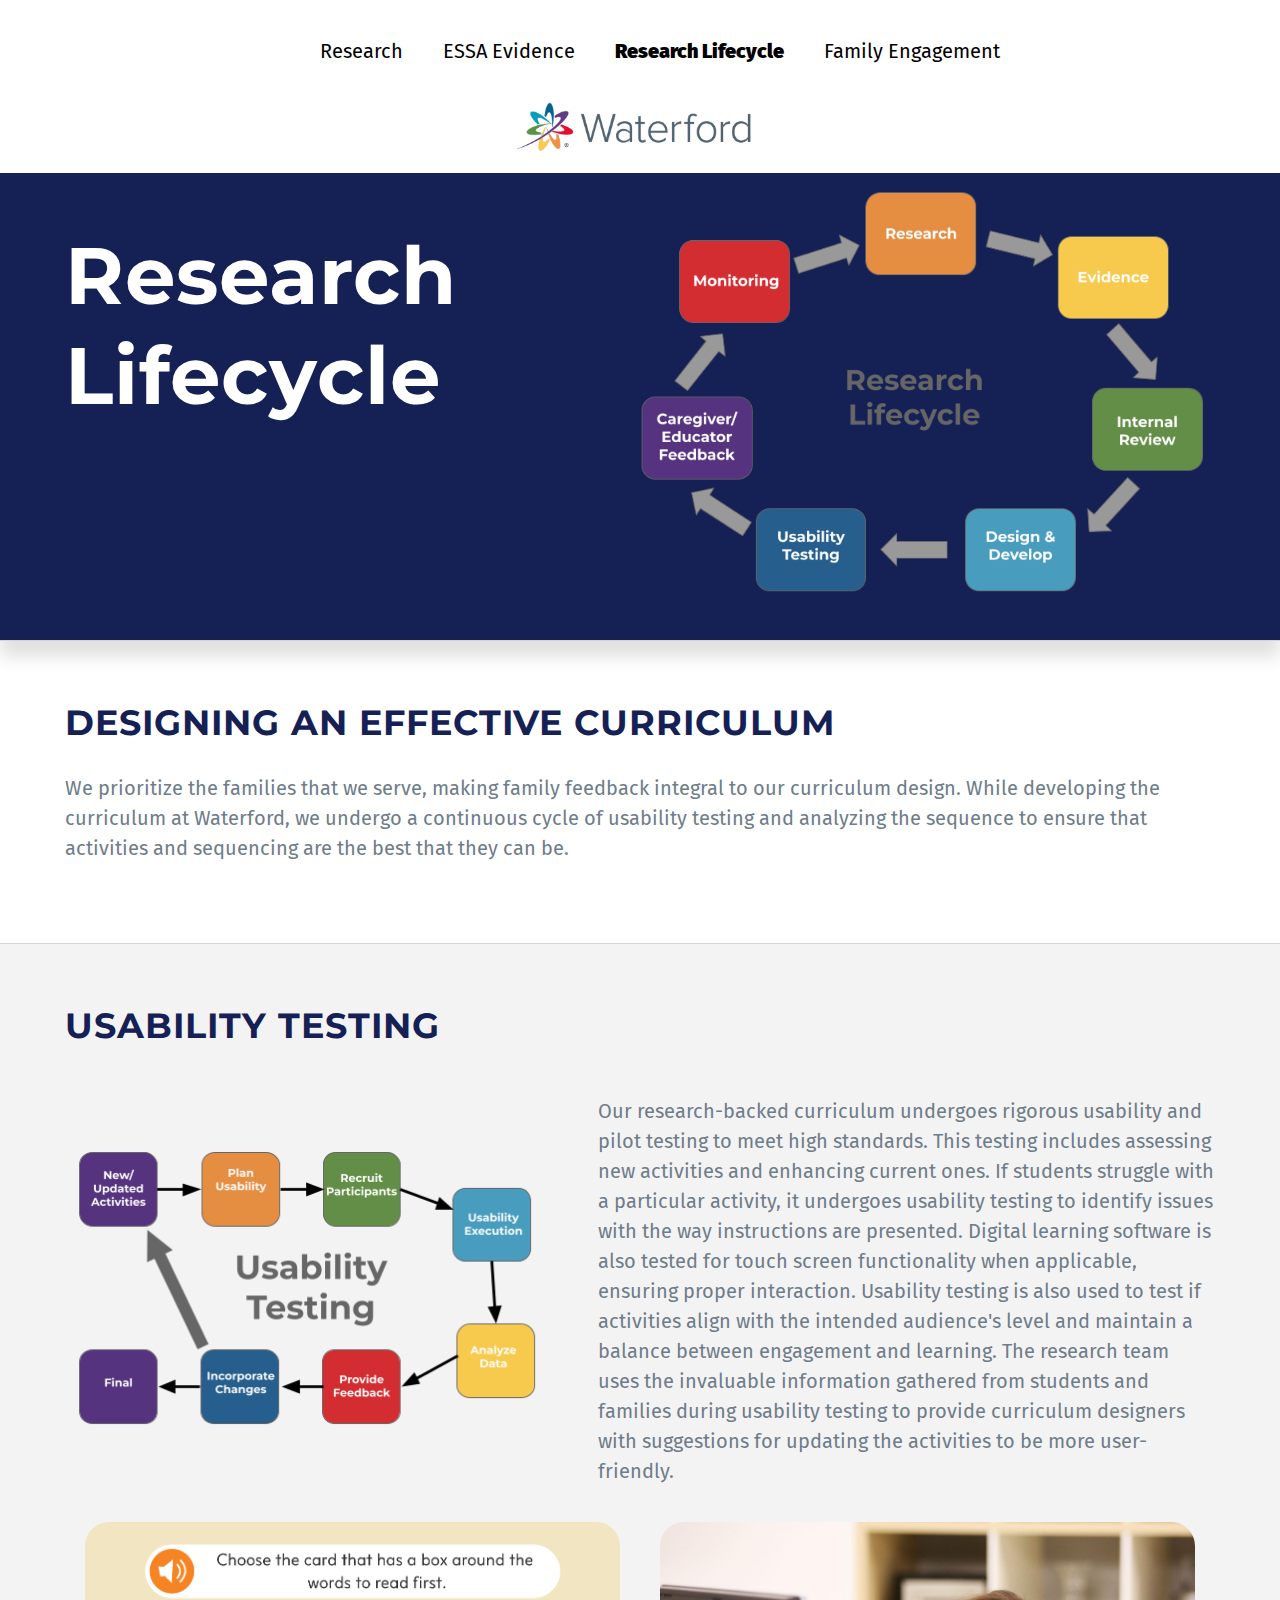
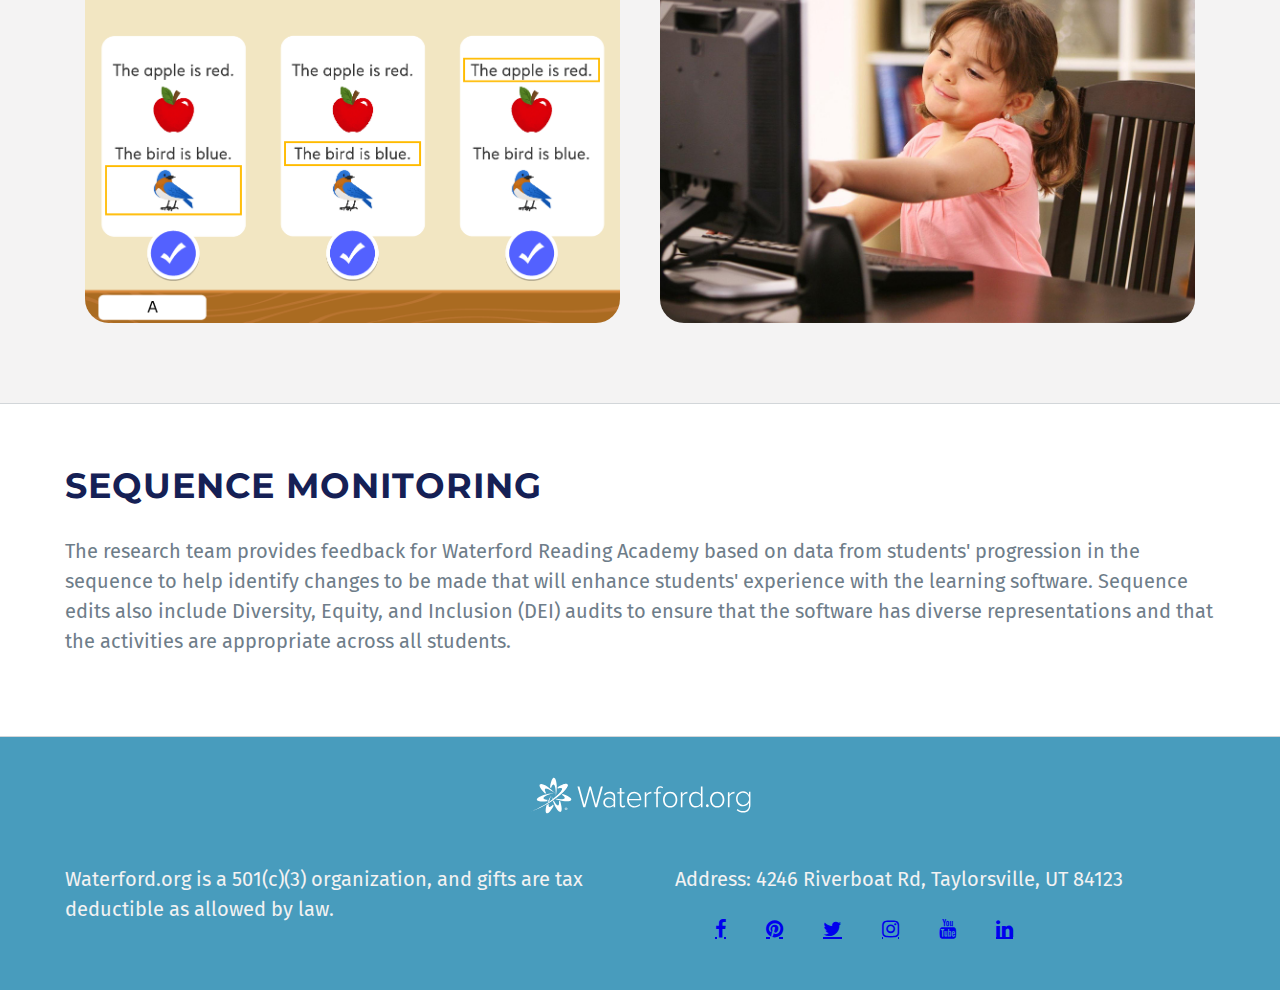
<file: research-lifecycle.html>
<!DOCTYPE html>
<html lang="en">
    <head>
        <link rel="stylesheet"
        type="text/css"
        href="styles/site.css">
        <link href='https://fonts.googleapis.com/css?family=Montserrat' rel='stylesheet'>
        <link href='https://fonts.googleapis.com/css?family=Fira+Sans' rel='stylesheet'>
        <link rel="stylesheet" href="https://cdnjs.cloudflare.com/ajax/libs/font-awesome/4.7.0/css/font-awesome.min.css">
        <link rel="icon" href="images/favicon.png">
        <meta name="description" content="Waterford undergo a continuous cycle of research, design, usability testing, user feedback, and analyzing the sequence to ensure that activities and sequencing are the best that they can be.">
        <title>Waterford Research Lifecycle</title>
    </head>
    <body>
        <button id="menu-button" aria-label="open menu">
            <i class="fa fa-bars fa-4x"></i>
        </button>

        <nav id="nav-menu">
            <ul>
                <li><a href="index.html">Research</a></li>
                <li><a href="essa-evidence.html">ESSA Evidence</a></li>
                <li><a href="research-lifecycle.html" class="current-page">Research Lifecycle</a></li>
                <li><a href="family-engagement.html">Family Engagement</a></li>
            </ul>
        </nav>

        <div id="narrow-nav-menu" class="hidden">
            <nav>
                <ul>
                    <li class="button-list"><button aria-label="Close Menu" id="xbutton"><i class="fa fa-times fa-4x" aria-hidden="true"></i></button></li>
                    <li><a href="index.html">Research</a></li>
                    <li><a href="essa-evidence.html">ESSA Evidence</a></li>
                    <li><a href="research-lifecycle.html" class="current-page">Research Lifecycle</a></li>
                    <li><a href="family-engagement.html">Family Engagement</a></li>
                </ul>
            </nav>
        </div>
        <figure class="logo">
            <img src="images/waterford_logo.png" alt="Waterford logo" width="738" height="150">
            <!--Source: client-->
        </figure>


        <main>
            <section id="heading-lifecycle-section">
                <div id="pagetitle-lifecycle">
                    <h1 id="title-lifecycle">Research Lifecycle</h1>

                    <figure id="lifecycle-specified">
                        <img src="images/research-lifecycle.png" alt="The Full Research Cycle: Research, Evidence, Internal Review, Design and Develop, Usability Testing, Caregiver/Educator Feedback, Monitoring. highlighting three key steps: Monitoring, Usability Testing, and Design & Develop.">
                    </figure>
                </div>
            </section>

            <section>
                <div>
                    <h2 class="lifecycle-h2">Designing an effective Curriculum</h2>
                    <p>We prioritize the families that we serve, making family feedback integral to our curriculum design. While developing the curriculum at Waterford, we undergo a continuous cycle of usability testing and analyzing the sequence to ensure that activities and sequencing are the best that they can be. </p>
                </div>
            </section>

            <!-- <hr> -->

            <section id="usability-testing">
                <div>
                    <h2 class="lifecycle-h2">Usability Testing</h2>
                    <div class="hori">
                        <figure id="usability-testing-cycle">
                            <img src="images/usability-testing.png" alt="usability testing cycle: New/Updated Activities→ Plan Usability → Recruit Participants→ Usability Execution → Analyze Data → Provide Feedback → Incorporate Changes → Final. with Incorporate Changes pointing back to New Activites">
                        </figure>
                        <p>Our research-backed curriculum undergoes rigorous usability and pilot testing to meet high standards. This testing includes assessing new activities and enhancing current ones. If students struggle with a particular activity, it undergoes usability testing to identify issues with the way instructions are presented. Digital learning software is also tested for touch screen functionality when applicable, ensuring proper interaction. Usability testing is also used to test if activities align with the intended audience's level and maintain a balance between engagement and learning. The research team uses the invaluable information gathered from students and families during usability testing to provide curriculum designers with suggestions for updating the activities to be more user-friendly. </p>

                    </div>
                    <div class="two-col-img">
                        <figure id="usability-interface">
                            <img src="images/usability-testing-interface.png" alt="Usability Testing User Interface">
                        </figure>
                        <figure id="child-usability">
                            <img src="images/child-usability-testing-cropped.png" alt="Child doing Usability Testing">
                        </figure>
                    </div>
                </div>
            </section>

            <!-- <hr> -->

            <section>
                <div>
                    <h2 class="lifecycle-h2">Sequence Monitoring</h2>
                    <p>The research team provides feedback for Waterford Reading Academy based on data from students' progression in the sequence to help identify changes to be made that will enhance students' experience with the learning software. Sequence edits also include Diversity, Equity, and Inclusion (DEI) audits to ensure that the software has diverse representations and that the activities are appropriate across all students.
                    </p>
                </div>
            </section>
        </main>

        <footer>
          <div class="footer-content">
          <figure class="logo">
            <img src="images/waterford-whitelogo-01.svg" alt="Waterford logo" width="738" height="150">
            <!--Source: client-->
          </figure>
          <div class="footer-info">
            <p class="about">
              Waterford.org is a 501(c)(3) organization, and gifts are tax deductible as allowed by law.
            </p>

            <div class="contact">
              <p> Address: 4246 Riverboat Rd, Taylorsville, UT 84123 </p>
              <ul class="links">
                <li><a href="https://www.facebook.com/waterfordupstart" class="fa fa-facebook" target="_blank" aria-label="facebook"></a></li>
                <li><a href="https://www.pinterest.com/WaterfordOrg/" class="fa fa-pinterest" target="_blank" aria-label="pinterest"></a></li>
                <li><a href="https://twitter.com/WaterfordOrg/" class="fa fa-twitter" target="_blank" aria-label="twitter"></a></li>
                <li><a href="https://www.instagram.com/waterfordupstart/" class="fa fa-instagram" target="_blank" aria-label="instagram"></a></li>
                <li><a href="https://www.youtube.com/user/WaterfordInst" class="fa fa-youtube" target="_blank" aria-label="youtube"></a></li>
                <li><a href="https://www.linkedin.com/company/waterfordorg/" class="fa fa-linkedin" target="_blank" aria-label="linkedin"></a></li>
              </ul>
            </div>
          </div>
          </div>
        </footer>

        <div id="myModal" class="modal hidden">
            <button id="close" aria-label="close">
                <i class="fa fa-times fa-3x"></i>
            </button>
            <img class="modal-content hidden" id="usability-interface-large" src="images/usability-testing-interface.png" alt="Usability Testing User Interface">
            <img class="modal-content hidden" id="child-usability-large" src="images/child-usability-testing-cropped.png" alt="Child doing usability testing" >
            <img class="modal-content hidden" id="research-lifecycle-specified-large" src="images/research-lifecycle-large.png" alt="The Full Research Cycle: Research, Evidence, Internal Review, Design and Develop, Usability Testing, Caregiver/Educator Feedback, Monitoring. highlighting three key steps: Monitoring, Usability Testing, and Design & Develop.">
            <img class="modal-content hidden" id="usability-testing-cycle-large" src="images/usability-testing-large.png" alt="usability testing cycle: New/Updated Activities→ Plan Usability → Recruit Participants→ Usability Execution → Analyze Data → Provide Feedback → Incorporate Changes → Final. with Incorporate Changes pointing back to New Activites">
        </div>

        <script src="scripts/jquery-3.7.1.js"></script>
        <script src="scripts/hamburger-menu.js"></script>
        <script src="scripts/modal.js"></script>
    </body>
</html>
</file>
<file: styles/site.css>
body{
    width:100%;
    margin: 0;
}


/* hidden class */
.hidden {
    display: none !important;
}

/* nav bar basic styling */
#narrow-nav-menu {
    display: none;
}

nav ul {
    display: flex;
    flex-direction: row;
    justify-content: center;
}

nav li {
    list-style: none;
    padding: 20px;
    font-size: 20px;
}

nav ul li a {
    text-decoration: none;
    color: black;
}

nav ul li .current-page {
    font-weight: 900;
}

nav li:hover{
    filter:drop-shadow(3px 3px 1px rgba(0, 0, 0, 0.2));
}

.logo {
    margin: 0;
    padding: 0;
}

.logo img {
    display: block;
    padding: 0px;
    margin-left: auto;
    margin-right: auto;
    margin-bottom: 20px;
    width: 250px;
    height: auto;
}

#menu-button {
    display: none;
}

#menu-button:hover, #xbutton:hover {
    /* box-shadow: 0 10px 15px 0 #265e8d; */
    /* opacity: 70%; */
    cursor: pointer;
}

/* text styling */
h2 {
    font-size: 35px;
    margin-top: 10px;
}

h1, h2, h3{
    font-family: 'Montserrat', sans-serif;
    text-transform: uppercase;
    letter-spacing: 1px;
}

p, li {
    font-size: 20px;
    font-family: 'Fira Sans', sans-serif;
    line-height: 1.5;
    color: #6E7D89;
}

.ninety-percent {
  margin-bottom: 0;
}

/* Two Column */
.two-column {
  display: flex;
  flex-direction: column;
  padding: 0px;
}

.two-column img {
  display: block;
  width: 100%;
  height: 100%;
  margin-left: auto;
  margin-right: auto;
  min-width: 200px;
  max-width: 500px;
}

/* Waterford Works banner */
.waterford-works {
    max-width: 1250px;
    margin-left: auto;
    margin-right: auto;

    padding: 20px;
    background-color: #489cbd;
    text-align: center;
    display: flex;
    flex-direction: column;
}

.waterford-works .stats-row {
    display: flex;
    flex-direction: row;
    justify-content: center;
}

.waterford-works .stats-row figure {
    padding: 0;
    margin: 0;
    width: 33%;
}

.waterford-works .stats-row img {
    display: block;
    margin-left: auto;
    margin-right: auto;
    padding: 0;
    width: 100%;
    height: auto;
}

.works-content {
  background-color: #489cbd;
}

/* Upstart Feeback banner */
.upstart-feedback {
  max-width: 1250px;
  margin-left: auto;
  margin-right: auto;

  padding: 20px;
  background-color: #8F76AD;
  text-align: center;
  display: flex;
  flex-direction: column;

  padding-top: 0;
}

.upstart-feedback-brief {
  max-width: 1150px;
  margin-left: auto;
  margin-right: auto;

  padding: 20px;
  text-align: center;

  padding-bottom: 0;
}

.upstart-feedback-brief p {
  margin-top: 0;
}

.upstart-feedback .upstart-feedback-row {
  display: flex;
  flex-direction: row;
  justify-content: center;
}

.upstart-feedback .upstart-feedback-row figure {
  padding: 0;
  margin: 0;
  width: 33%;
}

.upstart-feedback .upstart-feedback-row img {
  display: block;
  margin-left: auto;
  margin-right: auto;
  padding: 0;
  width: 100%;
  height: auto;
}

.upstart-feedback-content {
  background-color: #8F76AD;
}

.upstart-feedback-brief p {
  color: #eaeaea;
}

/* Waterford Evidence */
.waterford-evidence {
  background-color: #f3f2f2;
  padding: 50px;
}

.evidence-width {
  max-width: 1150px;
  margin-left: auto;
  margin-right: auto;
}

.waterford-evidence figure img {
  display: block;
  width: 100%;
  height: 100%;
  margin-left: auto;
  margin-right: auto;
  min-width: 200px;
  max-width: 500px;
}

.waterford-evidence figure .ninesix {
  max-width: 200px;
}

.waterford-evidence picture img {
  width: auto;
  height: auto;
  margin-right: auto;
  max-height: 4000px;
}


/* The Modal*/
.modal{
    position: fixed;
    z-index: 1;
    top:0;left: 0;right: 0;
    width: 100%; height: 100%;
    overflow: auto;
    background-color: #000000e6;
}

.modal-content{
    margin: auto;
    display: block;
    width: 80%;
    max-width: 700px;
    position: fixed;
    top: 50%;
    left: 50%;
    transform: translate(-50%, -50%);
}

#close{
    position: absolute;
    z-index: 2;
    top: 15px;
    right: 35px;
    background-color: transparent;
}
#close:hover{
    color: rgba(255, 255, 255, 0.7);
}
.fa:hover{
    opacity: 0.7;
    cursor: pointer;
}
.fa-times{
    color: white;
}
#xbutton .fa-times{
    color: black;
}
#xbutton .fa-times:hover{
    filter:drop-shadow(3px 3px 3px rgba(0, 0, 0, 0.3));
    opacity: 100%;
}
#menu-button .fa-bars:hover{
    filter:drop-shadow(3px 3px 3px rgba(0, 0, 0, 0.3));
    opacity: 100%;
}

button {
    width: 100px;
    height: 100px;
    background-color: transparent;
    border: none;
    font-family: 'Montserrat';
}

/* ESSA Evidence Page */
main {
    margin-left: auto;
    margin-right: auto;
}

.essa-center {
    padding: 0;
    margin-top: 0;
    margin-bottom: 10px;
    width: 100%;
    display: flex;
    flex-direction: column;
    margin-left: auto;
    margin-right: auto;
}

.essa-center h3, .essa-center .expand-button{
    text-align: center;
    width: 100%;
    margin-left: auto;
    margin-right: auto;
}

.padded {
    padding-left: 60px;
    padding-right: 60px;
}

.essa-padded {
    margin-top: 30px;
    margin-bottom: 30px !important;
    padding-left: 30px;
    padding-right: 30px;
}

.gray {
    background: #F4F3F3;
}

.title {
    padding: 10px !important;
    background: #F4F3F3 !important;
    font-size: 2em !important;
}

.title h3 {
    margin-top: 20px;
    margin-bottom: 20px;

}

.outline {
    border-radius: 30px;
    border: 3px solid #000;
    /* padding: 10px !important; */
}

.content {
    max-width: 50% !important;
}

.content h2 {
    padding: 5px;
}

.intro-papers {
    margin-bottom: 50px;
    padding: 30px;
    background: #F4F3F3;
}

div.section0 {
    background: #152055;
    width: 100%;
    padding: 10px;
    padding-top: 10px;
    padding-bottom: 10px;
    margin: 0px;
}

.section1 {
    margin-top: 0 !important;
    padding-top: 10px;
    padding-bottom: 10px;
    padding-left: 80px;
    padding-right: 80px;
    background: #489cbd;
    color: white;
    margin-bottom: 0 !important;
    text-align: center;
}

.four-col {
    display: flex;
    flex-direction: row;
    padding: 10px;
    background-color: #152055;
    color: white;
    text-align: center;
  }

  .four-col section {
    width: 25%;
    margin-right: 10px;
    margin-left: 10px;
  }

  .four-col h3 {
    display: flex;
    width: 100%;
    height: 50px;
    color: white;
    align-items: center;
    justify-content: center;
  }

  .tier-em {
    font-size: 30px;
    color: white;
  }

.tier1 {
    background: #fa9a46c2;
}

.essa-text {
    color: white;
}

.essa-text em {
    font-size: larger;
}

.tier2 {
    background: #6fd6ffa1;
}

.tier3 {
    background: #8ac463a1;
}

.tier4 {
    background:  #8e58cfa1
}

.tier-em1 {
    color: rgb(255, 173, 101)
}

.tier-em2 {
    color: #59c4ef
}

.tier-em3 {
    color: #86c060
}

.tier-em4 {
    color: #b578ff
}


.wide {
    width: 100% !important;
    margin: 0px !important;
    padding: 0px !important;

}

.half-box {
    width: 50%;
    margin: 0px !important;
    padding: 0px !important;
}

.half-box h2 {
    font-size: 0.5em;
}

em {
    color: #152055;
  }

  .two-col {
    display: flex;
    flex-direction: row;
    background-color: #F4F3F3;
    padding: 20px;
  }

  .two-col div {
    padding: 20px;
    width: 50%;
  }

  .half-page {
    width: 100%;
  }

  .half-page section {
    margin: 0px;
    padding: 0px;
  }

  .half-page div {
    text-align: center;
    margin: 10px;
  }

  .expand-button {
    margin: auto;
  }

  .expand {
    margin-top: 10px;
    border: solid black;
    border-radius: 15px;
    height: 25px;
    width: 120px;
    font-size: 17px;
    text-decoration: none;
    color: #6E7D89;
    font-family: 'Fira Sans';
    text-align: center;
  }

  .expand:hover {
    background-color: #d2d6d9;
    cursor: pointer;
  }

  section .essa-sec-div {
    display: flex;
    flex-direction: column;
    align-items: center;
    justify-content: center;
  }

.default-button {
    width: 0%;
    height: 100% !important;
    padding: 0px !important;
    margin: 0px !important;
}

.default-button:hover {
    cursor: pointer;
}

.modal-content-essa{
    padding: 10px;
    margin: auto;
    display: block;
    width: 80%;
    max-width: 700px;
    position: fixed;
    background: white;
    top: 50%;
    left: 50%;
    transform: translate(-50%, -50%);
}

.modal-content-essa embed {
    width: 90%;
    margin-bottom: 10px;
}

.small-text p {
    font-size: 14px !important;
}

.expand-button {
    height: 20px;
    outline: 2px solid #000000;
    width: 200px;
    border-radius: 20px;
    margin-bottom: 20px;
}

.expand-button:hover {
    cursor: pointer;
    background-color: #d2d6d9;
}

/* Research LifeCycle Page */
#heading-lifecycle-section{
    padding: 0;
    background-color: #152055;
    box-shadow: 0 1rem 1rem rgba(0,0,0,.12);
}
#pagetitle-lifecycle{
    display: flex;
}
#title-lifecycle{
    flex:1;
    font-size: 80px;
    line-height: 100px;
    text-transform: capitalize;
    color: white;
}
#lifecycle-specified{
    flex: 1;
}

section{
    padding-top: 50px;
    padding-bottom: 60px;
    /* border: 0.5px solid #d2d6d9; */
    border-style: solid;
    border-width: 0px 0px 1px 0px;
    border-color: #d2d6d9;
}

section div{
    max-width: 1150px;
    margin-left: auto;
    margin-right: auto;
}
#usability-testing{
    background-color: #F4F3F3;
}

.two-col-img{
    display: flex;
}

.two-col-img figure {
    display: block;
    margin-left: 20px;
    margin-right: 20px;
    padding: 0;
    width: 75%;
    height: auto;
}

#lifecycle-specified{
    width: 60%;
    margin-left: auto;
    margin-right: auto;
}

.lifecycle-h2{
    color: #152055;
}

.hori{
    display: flex;
    flex-direction: row;
    align-items: center;
}
.hori p{
    flex: 1;
}
.hori figure{
    flex: 0.8;
    margin-left: 0px;
}

#usability-interface img, #child-usability img{
    border-radius: 1.5em;
    /* box-shadow: 0 0 1rem rgba(0,0,0,.12); */
}

img {
    max-width: 100%;
}


/* Footer */
footer {
  background-color: #489cbd;
  padding: 30px;
}

footer p {
  color: #f3f2f2;
  font-family: 'Fira Sans';
}

.links {
  display: flex;
  flex-direction: row;
  gap: 40px;
  list-style-type: none;
}

.footer-content {
  max-width: 1150px;
  margin-left: auto;
  margin-right: auto;
}

/* carousel */
#carousel {
    display: flex;
    flex-direction: row;
    justify-content: center;
}

#carousel div {
    width: 100%;
    height: autoca;
    overflow: hidden;
}

#left-arrow, #right-arrow {
    background-color: transparent;
    border: none;
    height: 50px;
    align-self: center;
    font-size: 50px;
    width: 50px;
}

#left-arrow:hover, #right-arrow:hover {
    text-shadow: #265e8d 0 5px 7px;
    cursor: pointer;
}

#buttons {
    width: 30%;
    margin-right: auto;
    margin-left: auto;
    text-align: center;
}

.round-button {
    border: solid rgb(255, 251, 251);
    height: 20px;
    width: 20px;
    border-radius: 50%;
    background-color: transparent;
    margin: 7px;
}

.round-button:hover {
    cursor: pointer;
    box-shadow: 0 10px 15px 0 #2c0246;
}

.current-button {
    background-color: rgb(255, 255, 255);
}

.slide img {
    width: 100%;
    height: auto;
}

#carousel-content {
    background-color:#8F76AD;
    padding: 50px;
}

#carousel-content p {
    color: rgb(255, 255, 255);
}

@media (max-width: 1250px) {
    section div{max-width: 900px;}
    #title-lifecycle{font-size: 65px;}
    .hori{
        flex-direction: column;
    }
}

@media (max-width: 1054px) {
    section div{max-width: 90%;}

    .two-col {
        flex-direction: column;
        margin-right: 20px;
      }

      .two-col div {
        width: 100%;
      }

        .four-col {
            flex-direction: column;
          }

          .four-col section {
            width: 100% !important;
            margin: 0px;
          }
}

@media (max-width: 850px) {
    #pagetitle-lifecycle{
        flex-direction: column;
    }
    #lifecycle-specified{
        width:80%;
    }
    #title-lifecycle{
        margin-bottom: 0;
        text-align: center;
    }
    .hori{
        flex-direction: column;
        margin:0;
    }
    .two-col-img{
        /* margin: 0; */
        flex-direction: column;
        width: 100%;
        margin-left: 0;
        margin-right: 0;
    }
    .two-col-img figure{
        width: 85%;
        margin-left:20px;
        margin-right: 20px;
    }
}

@media (max-width: 1150px) {
    /* narrow menu */
    nav ul {
        flex-direction: column;
    }

    #nav-menu {
        display: none;
    }

    #narrow-nav-menu {
        display: block;
        position: fixed;
        z-index: 2;
        top: 0;
        margin-left: 70%;
        width: 30%;
        height: 100%;
        background: #489cbd;
    }

    #narrow-nav-menu ul {
        margin: 10px;
        padding: 0;
    }

    #menu-button, #xbutton {
        display: block;
        width: 50px;
        height: 50px;
        border-radius: 8px;
        /* border: 3px solid black;
        background-color: #489cbd; */
        float: right;
        z-index: 1;
        margin-right: 20px;
        margin-left: auto;
        margin-top: 5px;
    }

    #menu-button {
        margin-right: 40px;
        margin-top: 15px;
    }

    #xbutton {
        z-index: 3;
    }

    .button-list {
        list-style: none;
        border-left: none;
        margin: 0px;
        padding: 0px;
    }

    /* homepage narrow format */
    .content {
        max-width: 95%;
    }

    .padded {
        padding: 0px;
    }

    .waterford-works {
        flex-direction: row;
        justify-content: center;
    }

    .waterford-works .stats-row {
        flex-direction: column;
    }

    .waterford-works .stats-row figure {
        width: 100%;
    }

    /* Upstart Feedback Narrow */
    .upstart-feedback {
      flex-direction: row;
      justify-content: center;
    }

    .upstart-feedback .upstart-feedback-row {
      flex-direction: column;
    }

    .upstart-feedback .upstart-feedback-row figure {
      width: 100%;
    }

    /* Research Lifecycle Pagetitle */
    #title-lifecycle{
        margin-top: 30px;
        font-size: 60px;
        line-height: 90px;
    }
    #pagetitle-lifecycle{
        width: 100%;
        margin-left: auto;
        margin-right: auto;
    }
    .two-col-img figure{
        width: 90%;
    }

}

/* Waterford Family Engagement Page */
.flex {
    display: flex;
    flex-direction: row;
    background-color:#F4F3F3;

    margin-left: auto;
    margin-right: auto;

    padding: 0;
}

.CARES-div {
    display: flex;
    flex-direction: row;
    padding-top: 50px;
    padding-bottom: 60px;

    margin-left: auto;
    margin-right: auto;

    padding-right: 50px;
    padding-left: 50px;
}

.wfa-div {
    display: flex;
    flex-direction: row;
    width: 100%;
    background-color: white;

    margin-left: auto;
    margin-right: auto;
    margin-top: 30px;

    padding-top: 50px;
    padding-bottom: 60px;

    border-style: solid;
    border-width: 0px 0px 1px 0px;
    border-color: #d2d6d9;
}

.wfa-image img {
    border-radius: 1.5em;
}

.wfa-image {
    border-radius: 1.5em;
    padding: 0;
    margin: auto;

    border: solid;
    border-width: 1px;
    border-color:#dedddd;
}

#testimonials-arrow, #testimonials-close {
    display: block;
    font-size: 45px;
    background-color:#8F76AD;
    width: auto;
    height: auto;
    color:#ffffff;
}

#testimonials-arrow:hover {
    cursor: pointer;
}

#testimonials-close:hover {
    cursor: pointer;
}

.left-side {
    width: 100%;
}

div.side-bar {
    background-color:#ffffff;
    width: 30%;
}

.quotes-box {
    margin-top: 20px;
    margin-left: 5px;
    margin-right: 10px;
    border-radius: 1%;
    width: auto;
    padding: 0;


    text-align: right;
}

.center {
    text-align: center;
    font-weight: bold;
    font-size: 25px;
}

ul.align-left {
    text-align: left !important;
}

.article {
    margin-bottom: 50px !important;
    height: 350px;
}

.article-t1 {
    border-left: 5px solid #e58e42;
    text-align: left;
    padding-left: 10px;
    font-size: 20px;
    text-transform: none;
}

.article-t2 {
    border-left: 5px solid #489cbd;
    text-align: left;
    padding-left: 10px;
    font-size: 20px;
    text-transform: none;
}

.article-t3 {
    border-left: 5px solid #638e47;
    text-align: left;
    padding-left: 10px;
    font-size: 20px;
    text-transform: none;
}

.article-t4 {
    border-left: 5px solid #55337f;
    text-align: left;
    padding-left: 10px;
    font-size: 20px;
    text-transform: none;
}

.top-margin {
    margin-top: 20px;
}


.cares-text {
  width: 60%;
  padding-right: 20px;
}

.wfa-text {
    text-align: right;
    padding-left: 20px;
    padding-right: 50px;
    width: 50%;
}

.family-survey-image img {
    border-radius: 1.5em;
    width: 600px;
    height: 100%;
}

.family-survey-image {
    border-radius: 1.5em;
    padding: 0;
    margin: auto;

    border: solid;
    border-width: 1px;
    border-color:#dedddd;
}

.general-info {
    text-align: center;
    padding: 0;
    margin-left: auto;
    margin-right: auto;
    padding-top: 30px;
    padding-bottom: 30px;
    color: white;
    background-color:#55337f;

    margin-top: 0;
    box-shadow: 0 1rem 1rem rgba(0,0,0,.12);
}

.general-info-text {
    margin-left: 50px;
    margin-right: 50px;
    color: rgb(240, 240, 240);
    font-size: 23px;
}

.hero-carousel {
    margin-left: auto;
    margin-right: auto;
    padding: 0;
    border-radius: 0%;
    height: 100%;
    margin-bottom: 0;
    padding-bottom: 0;
}

.fe-body {
    background-color: #ffffff;
}

.fe-title {
    font-size: 3em;
    color: rgb(255, 249, 249);
}

.fe-heading2 {
    color:#152055;
}

.quotes-title {
    color:#152055;
    font-size: 30px;
}

.title {
    text-align: center;
    background-color: #ffffff;
    color:#55337f;

    margin: 0;
    padding: 0;

    font-size: 50px !important;
    text-transform: capitalize;
}

@media (max-width: 1000px) {
    .wfa-div {
        display:flex;
        flex-direction: column;

        padding-left: 30px;
        padding-right: 30px;

        margin-right: 0;
        width: auto;
        height: auto;
    }

    .family-survey-image {
        margin-left: auto;
        margin-right: auto;
        display:block;
        text-align: center;
    }

    .wfa-text {
        text-align: left;
        width: auto;
        margin-left: auto;
        margin-right: auto;

        margin-top: 30px;
    }

    .CARES-div {
        display: flex;
        flex-direction: column;

        padding-left: 50px;
        padding-right: 50px;
    }

    .wfa-image {
        margin-left: auto;
        margin-right: auto;
        display:block;
        text-align: center;

        margin-top: 30px;
    }

    .cares-text {
        text-align: left;
        width: auto;
        padding: 0;

        margin-top: 30px;
    }

    .side-bar {
        display: none;
    }

    #testimonials-arrow {
        display: none;
    }

    .mobile-side-bar{
        display: block !important;
        padding-left: 30px;
        padding-right: 30px;
    }

    .mobile-side-bar p {
        display: block !important;
        margin-left: 10px;
        margin-right: 10px;
        text-align: center;
    }
}

em {
    font-weight: bold;
    font-style: normal;
}

.center-content {
    text-align: center;
}

.mobile-side-bar p {
    margin-left: 10px;
    margin-right: 10px;
    text-align: center;
    display: none;
}

.mobile-side-bar {
    display: none;
}

@media (min-width: 900px) {

  /* Waterford Evidence */
  .waterford-evidence {
    background-color: #f3f2f2;
  }

  .evidence-body {
    display: flex;
    flex-direction: row;
    gap: 50px;
  }

  .evidence-body > * {
    flex: 1 3;
  }

  /* Footer */
  .footer-info {
    display: flex;
    flex-direction: row;
    gap: 70px;
  }

  .footer-info > * {
    flex: 1 1;
  }

  .contact {
    margin-right: 0;
  }
}

@media (min-width: 1200px) {
  /* Two column div style */
  .two-column {
    max-width: 1250px;
    margin-left: auto;
    margin-right: auto;

    display: flex;
    flex-direction: row;
  }

  .two-column div {
  margin: 10px;
  margin-left: 50px;
  margin-right: 50px;
  width: 50%;
  }

  .research-intro {
  margin: 0;
  padding: 0;
  }


  .two-column img {
  display: block;
  width: auto;
  height: auto;
  margin-left: auto;
  margin-right: auto;
  }
}

@media (max-width: 1200px) {
    .articles {
        margin-left: auto;
        margin-right: auto;
        padding-bottom: 30px;
    }
}
</file>
